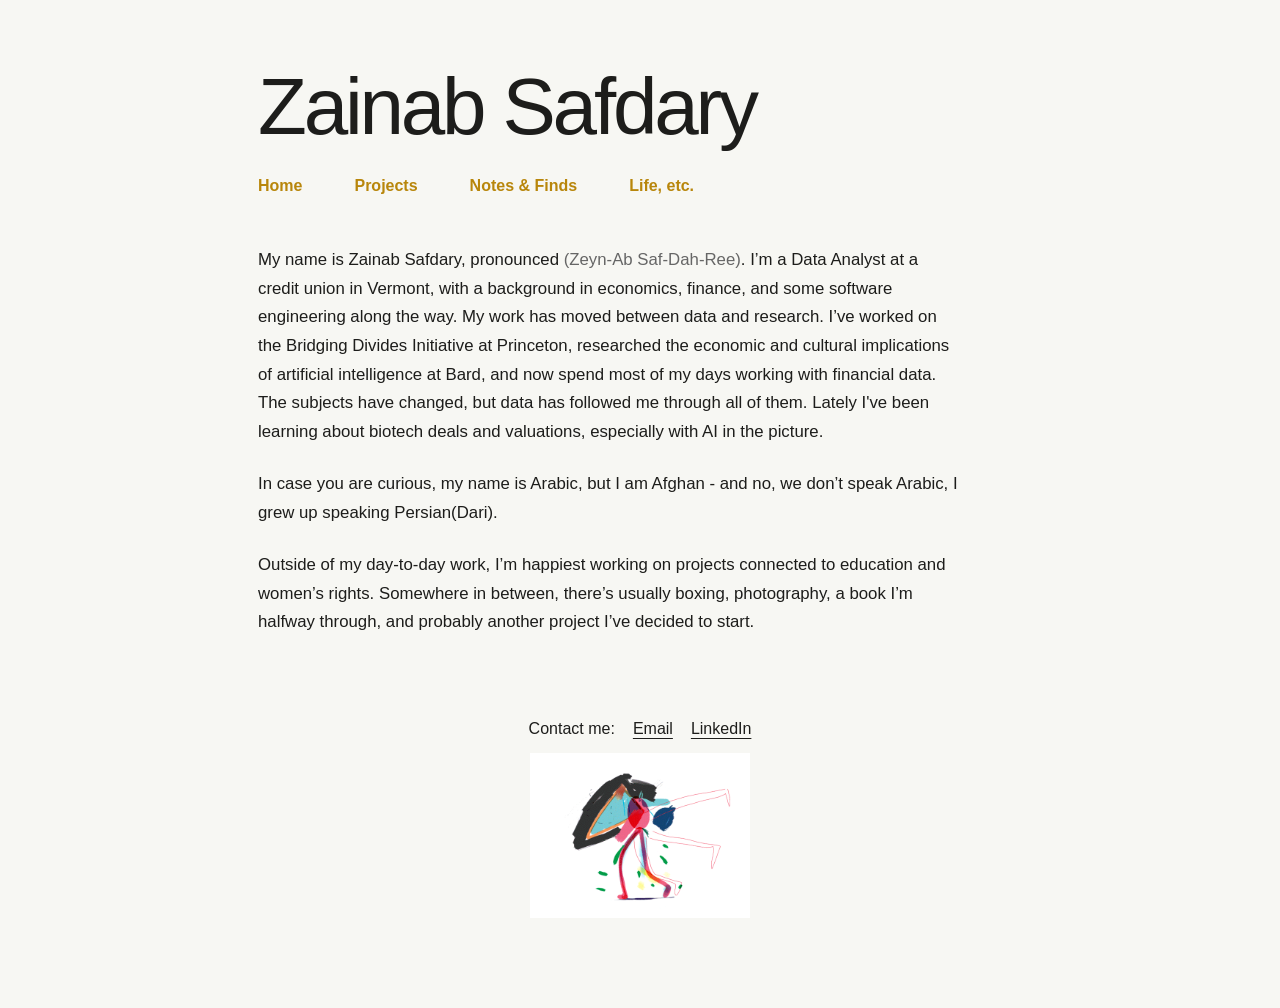
<file: index.html>
<!DOCTYPE html>
<html lang="en">

<head>
    <meta charset="UTF-8">
    <meta name="viewport" content="width=device-width, initial-scale=1.0">

    <title>Zainab Safdary</title>

    <link rel="stylesheet" href="style.css">
</head>

<body>

    <main class="page">

        <header class="site-header">
            <h1>Zainab Safdary</h1>

        <nav>
        <a href="index.html" >Home</a>
        <a href="projects.html">Projects</a>
        <a href="notes.html">Notes & Finds</a>
        <a href="life.html">Life, etc.</a>
        </nav>
        </header>

        <section class="intro">

            <p>
                My name is Zainab Safdary, pronounced
                <span class="pronunciation">(Zeyn-Ab Saf-Dah-Ree)</span>.
                I’m a Data Analyst at a credit union in Vermont, with a 
                background in economics, finance, and some software engineering
                along the way. My work has moved between data and research. 
                I’ve worked on the Bridging Divides Initiative at Princeton, 
                researched the economic and cultural implications of artificial 
                intelligence at Bard, and now spend most of my days working with financial data. 
                The subjects have changed, but data has followed me through all of them.
                Lately I've been learning about biotech deals and valuations, especially with AI in the picture.
            </p>

            <p>
              In case you are curious,
              my name is Arabic, but I am Afghan - and no, we don’t speak Arabic, I grew up speaking 
              Persian(Dari). 
            </p>

            <p>
             Outside of my day-to-day work, I’m happiest working on 
             projects connected to education and women’s rights. 
             Somewhere in between, there’s usually boxing, photography,
             a book I’m halfway through, and probably another project
             I’ve decided to start. 
            </p>
         </section>

    <section class="contact">

    <div class="contact-links">
        <span>Contact me:</span>

        <a href="mailto:safdaryzainab555@gmail.com">Email</a>
        <a href= "https://www.linkedin.com/in/zainab-safdary-405516337?utm_source=share_via&utm_content=profile&utm_medium=member_ios" target= "_blank" rel="noopener noreferrer">
            LinkedIn
            </a>
    </div>

     <img src="Images/Contact.GIF" alt="" class="contact-gif">
     
    </section>

    </main>

</body>

</html>
</file>
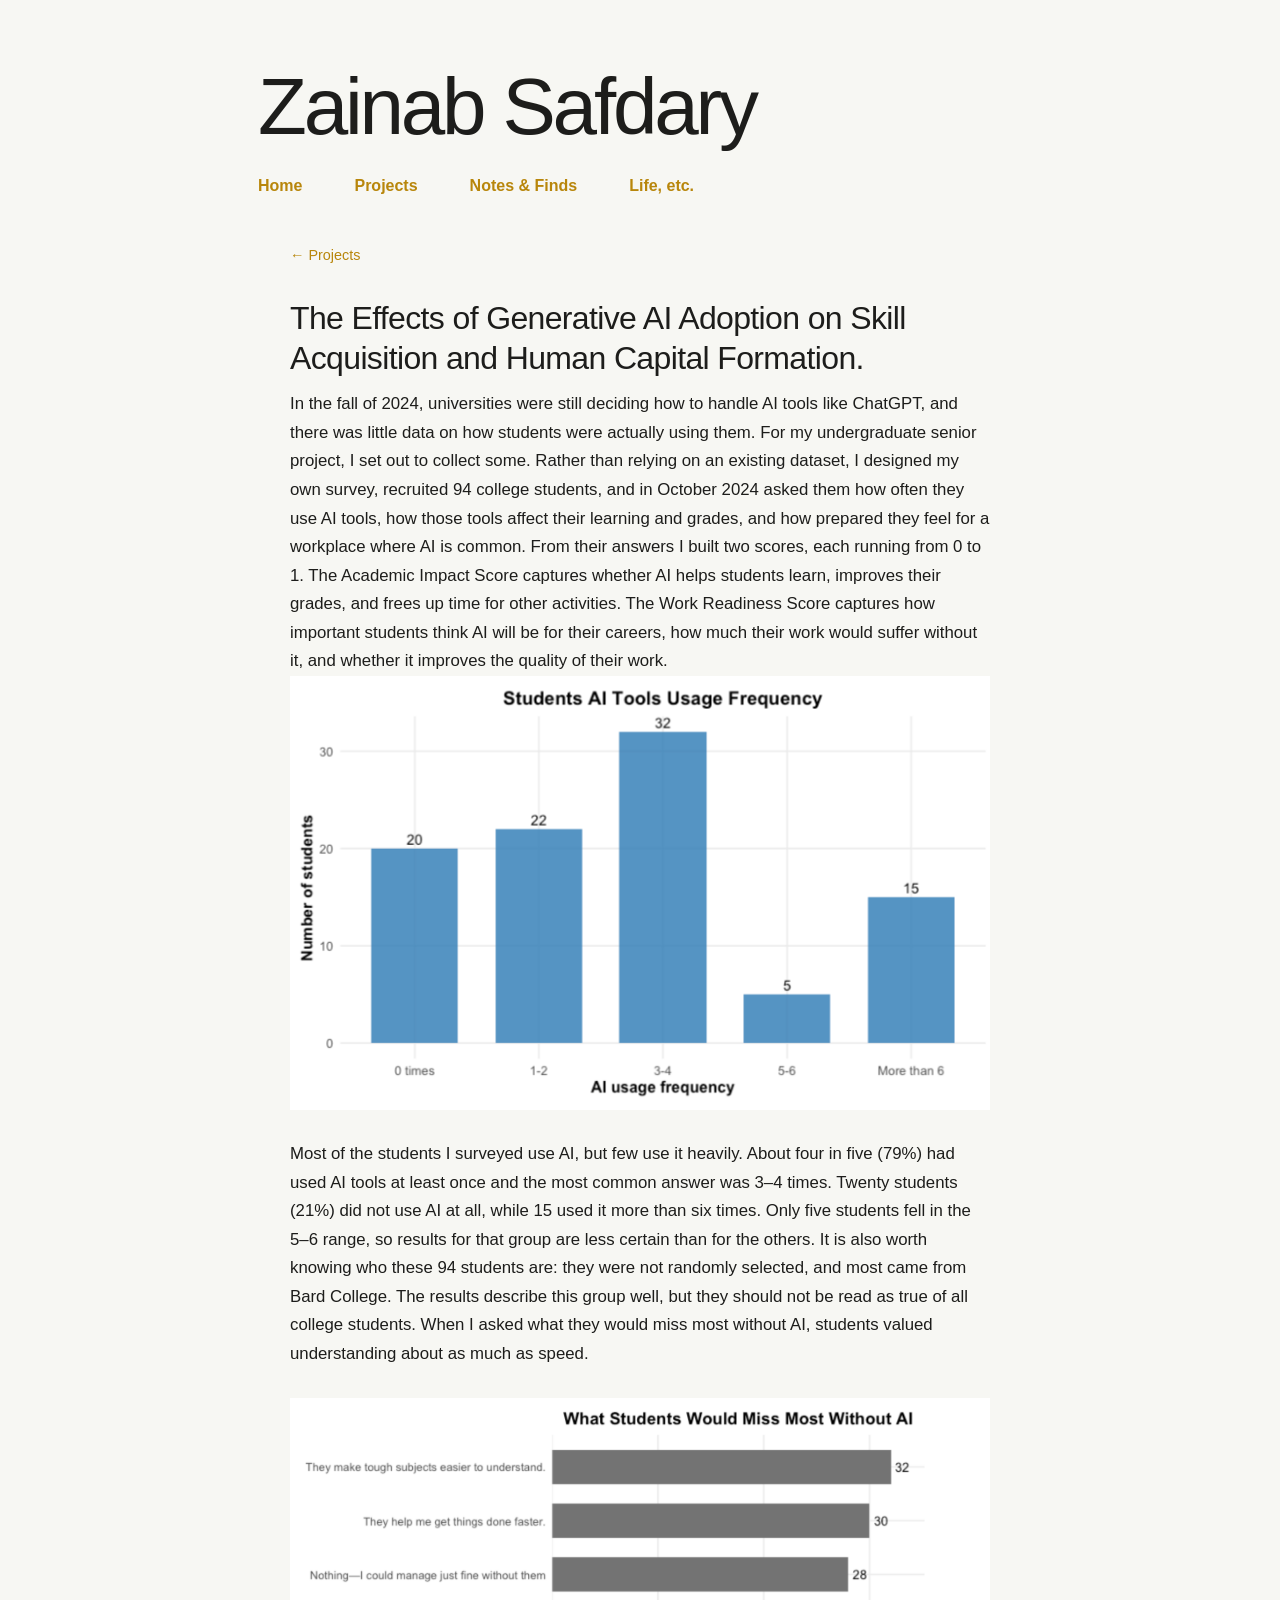
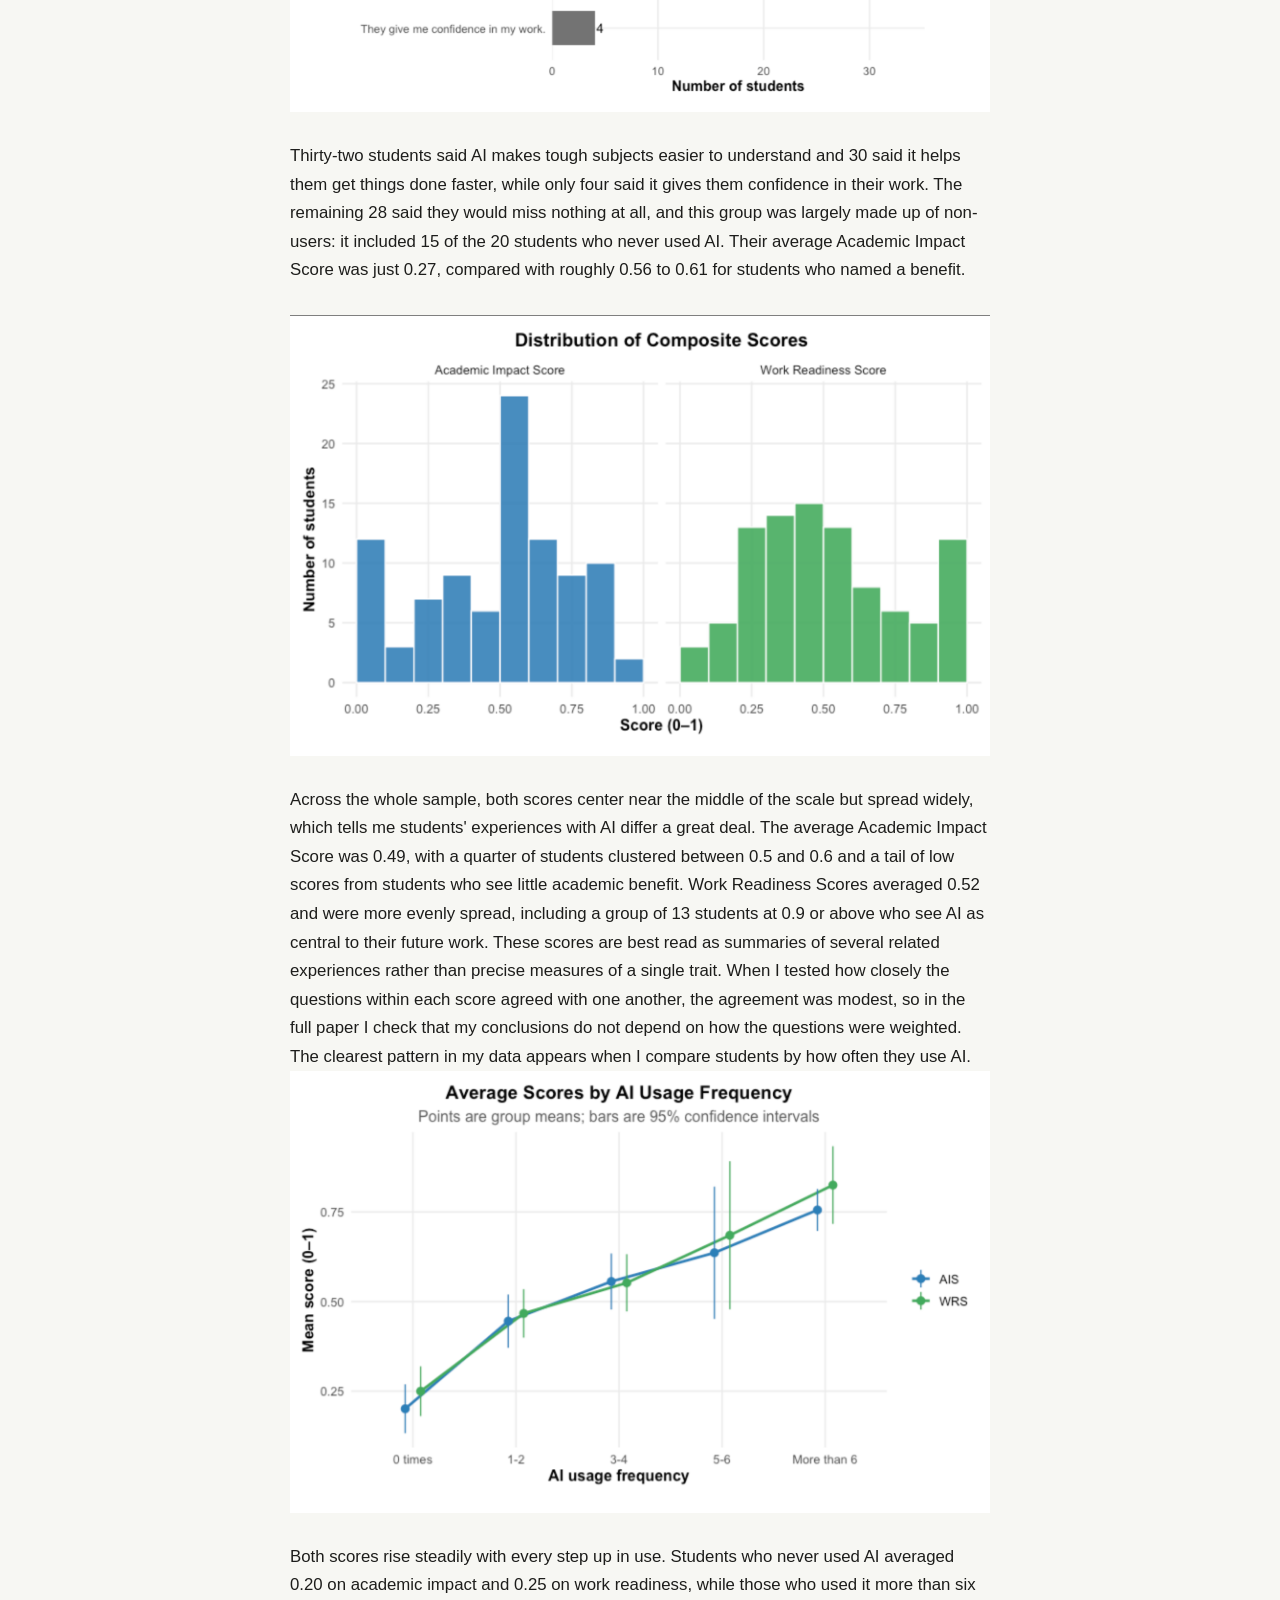
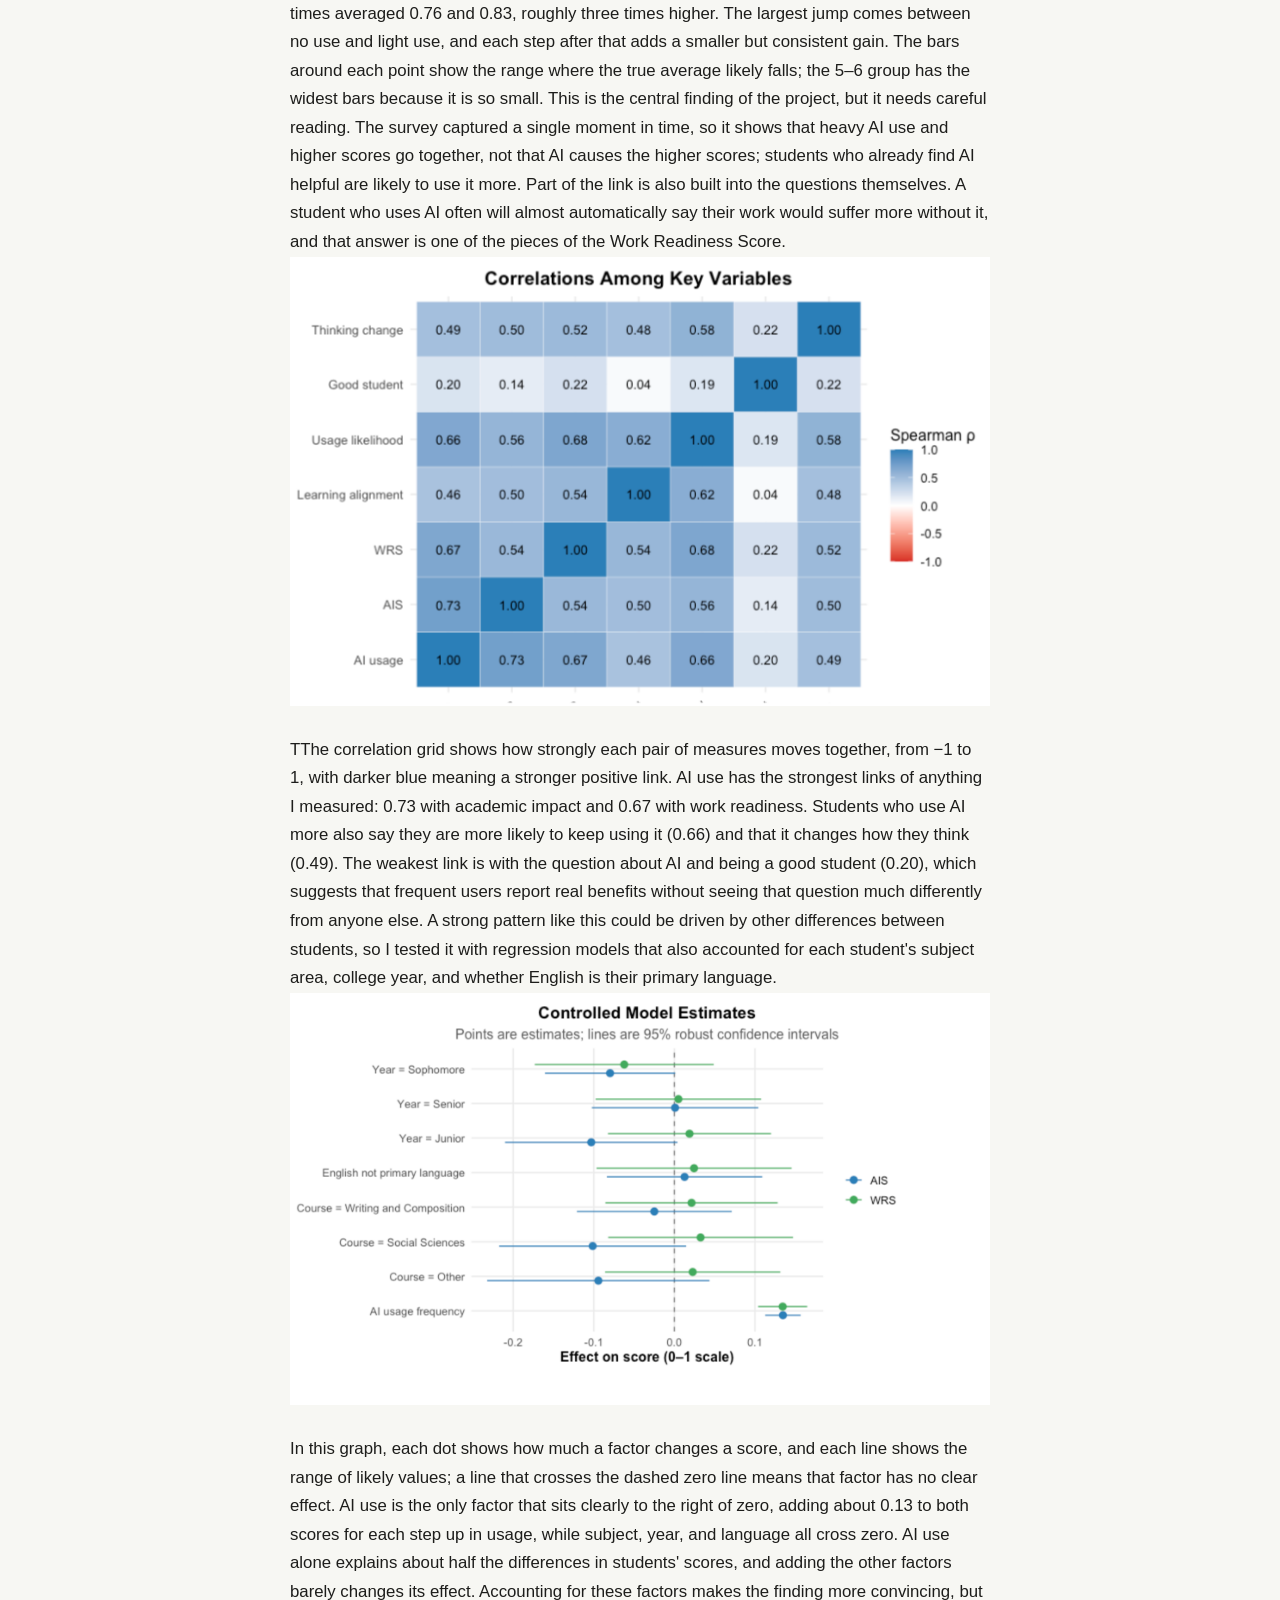
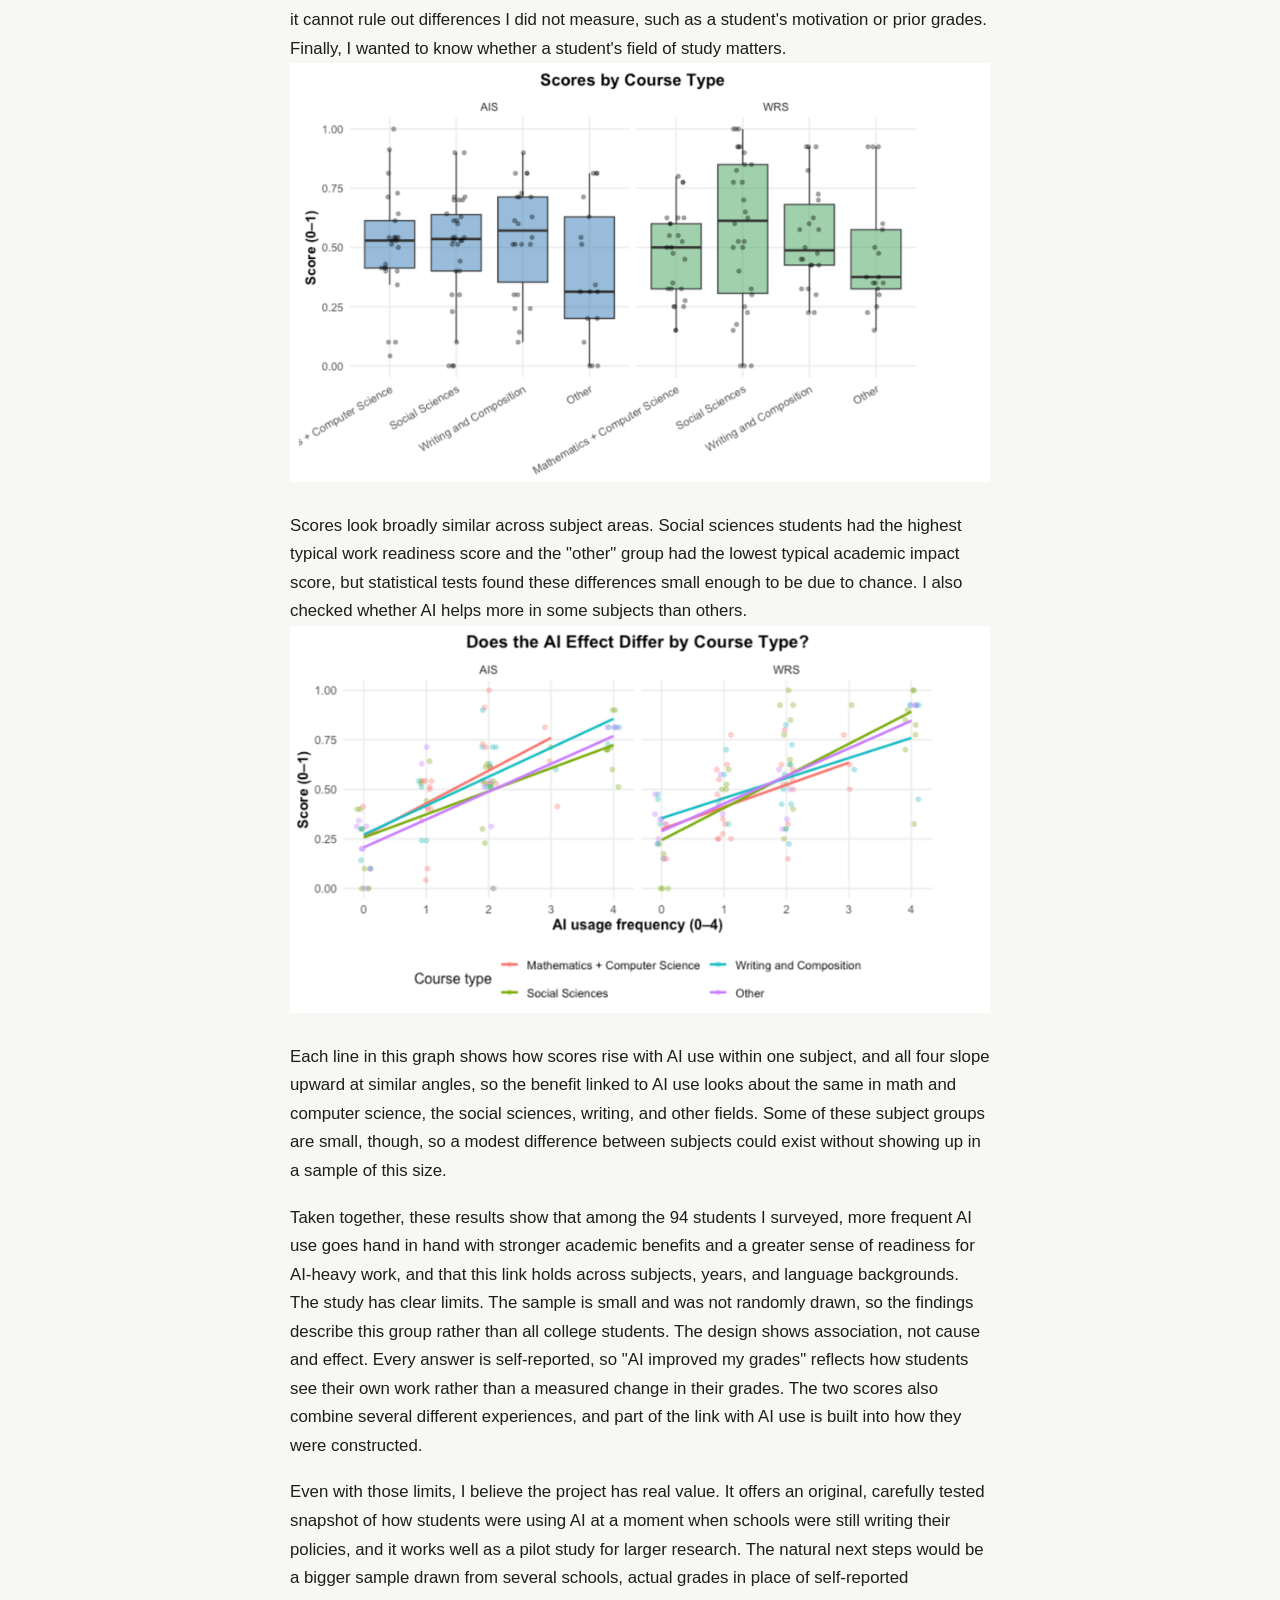
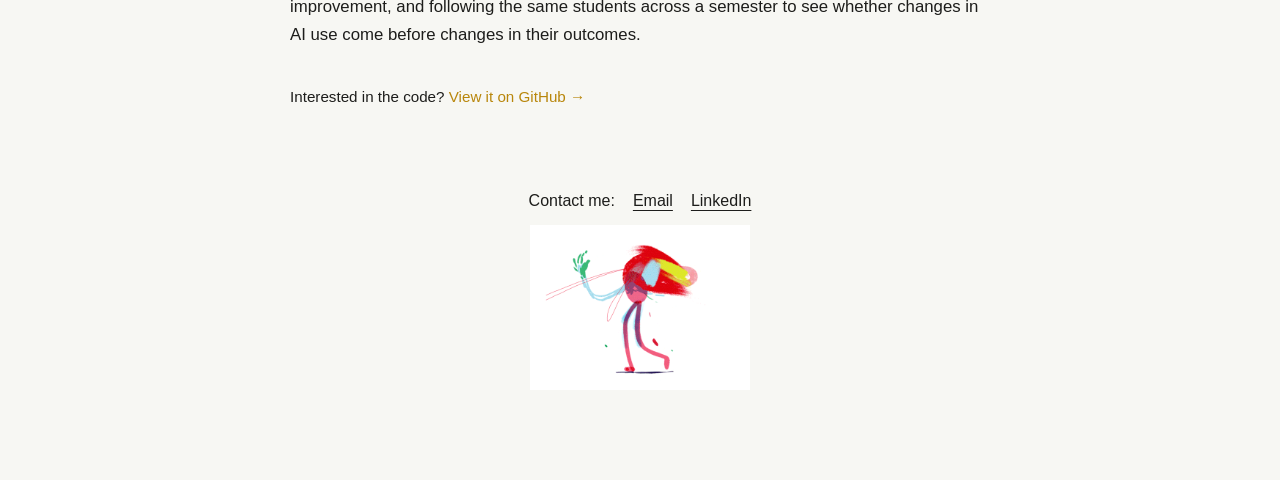
<file: AI.html>
<!DOCTYPE html>
<html lang="en">

<head>
    <meta charset="UTF-8">
    <meta name="viewport" content="width=device-width, initial-scale=1.0">

    <title>The Effects of Generative AI Adoption on Skill Acquisition and Human Capital Formation.| Zainab Safdary</title>

    <link rel="stylesheet" href="style.css">
</head>

<body>

    <main class="page">

        <header class="site-header">
            <h1>Zainab Safdary</h1>

            <nav>
                <a href="index.html">Home</a>
                <a href="projects.html">Projects</a>
                <a href="notes.html">Notes & Finds</a>
                <a href="life.html">Life, etc.</a>
            </nav>
        </header>


        <article class="project-page">

            <a href="projects.html" class="back-link">← Projects</a>

            <h2>The Effects of Generative AI Adoption on Skill Acquisition and Human Capital Formation.</h2>

            <div class="project-description">
                <p>
                   In the fall of 2024, universities were still deciding how to handle AI tools like ChatGPT, and there was little data on how students were actually using them. For my undergraduate senior project, I set out to collect some. Rather than relying on an existing dataset, I designed my own survey, recruited 94 college students, and in October 2024 asked them how often they use AI tools, how those tools affect their learning and grades, and how prepared they feel for a workplace where AI is common. From their answers I built two scores, each running from 0 to 1. The Academic Impact Score captures whether AI helps students learn, improves their grades, and frees up time for other activities. The Work Readiness Score captures how important students think AI will be for their careers, how much their work would suffer without it, and whether it improves the quality of their work. </p>

                  <img
                     src="Images/project5.1.png"
                    alt="ai-usage.png"
                    class="project-graph"
                    onclick="openGraph()"
                 >
                
            </div>

        <div class="project-description">
                <p>
                Most of the students I surveyed use AI, but few use it heavily. About four in five (79%) had used AI tools at least once
                 and the most common answer was 3–4 times. Twenty students (21%) did not use AI at all, while 15 used it more than six times. Only five students fell in the 5–6 range, so results for that group are less certain than for the others. It is also worth knowing who these 94 students are: they were not randomly selected, and most came from Bard College.
                 The results describe this group well, but they should not be read as true of all college students. When I asked what they would miss most without AI, students valued understanding about as much as speed.
                </p>
        </div>

        <img
            src="Images/project5.2.png"
            alt="miss-most.png"
            class="project-graph"
            onclick="openGraph()"
            >

        <div class="project-description">
                <p>Thirty-two students said AI makes tough subjects easier to understand and 30 said it helps them get things done faster, while only four said it gives them confidence in their work. The remaining 28 said they would miss nothing at all, and this group was largely made up of non-users: it included 15 of the 20 students who never used AI. Their average Academic Impact Score was just 0.27, compared with roughly 0.56 to 0.61 for students who named a benefit.</p>
    
        </div>

        <img
            src="Images/project5.3.png"
            alt="what pushed poverty up or down"
            class="project-graph"
            onclick="openGraph()"
            >

        <div class="project-description">
                <p>Across the whole sample, both scores center near the middle of the scale but spread widely, which tells me students' experiences with AI differ a great deal. The average Academic Impact Score was 0.49, with a quarter of students clustered between 0.5 and 0.6 and a tail of low scores from students who see little academic benefit. Work Readiness Scores averaged 0.52 and were more evenly spread, including a group of 13 students at 0.9 or above who see AI as central to their future work. These scores are best read as summaries of several related experiences rather than precise measures of a single trait. When I tested how closely the questions within each score agreed with one another, the agreement was modest, so in the full paper I check that my conclusions do not depend on how the questions were weighted. The clearest pattern in my data appears when I compare students by how often they use AI.
                </p>
            
            <img
            src="Images/project5.4.png"
            alt="scores-by-usage.png"
            class="project-graph"
            onclick="openGraph()"
            >
        
    
            <p>Both scores rise steadily with every step up in use. Students who never used AI averaged 0.20 on academic impact and 0.25 on work readiness, while those who used it more than six times averaged 0.76 and 0.83, roughly three times higher. The largest jump comes between no use and light use, and each step after that adds a smaller but consistent gain. The bars around each point show the range where the true average likely falls; the 5–6 group has the widest bars because it is so small. This is the central finding of the project, but it needs careful reading. The survey captured a single moment in time, so it shows that heavy AI use and higher scores go together, not that AI causes the higher scores; students who already find AI helpful are likely to use it more. Part of the link is also built into the questions themselves. A student who uses AI often will almost automatically say their work would suffer more without it, and that answer is one of the pieces of the Work Readiness Score.
            </p>

            <img
            src="Images/project5.5.png"
            alt="correlations.png"
            class="project-graph"
            onclick="openGraph()"
            >
    
    
                <p>TThe correlation grid shows how strongly each pair of measures moves together, from −1 to 1, with darker blue meaning a stronger positive link. AI use has the strongest links of anything I measured: 0.73 with academic impact and 0.67 with work readiness. Students who use AI more also say they are more likely to keep using it (0.66) and that it changes how they think (0.49). The weakest link is with the question about AI and being a good student (0.20), which suggests that frequent users report real benefits without seeing that question much differently from anyone else. A strong pattern like this could be driven by other differences between students, so I tested it with regression models that also accounted for each student's subject area, college year, and whether English is their primary language.
                </p>
                
            <img
            src="Images/project5.6.png"
            alt="model-estimates.png"
            class="project-graph"
            onclick="openGraph()"
            >


            <p> In this graph, each dot shows how much a factor changes a score, and each line shows the range of likely values; a line that crosses the dashed zero line means that factor has no clear effect. AI use is the only factor that sits clearly to the right of zero, adding about 0.13 to both scores for each step up in usage, while subject, year, and language all cross zero. AI use alone explains about half the differences in students' scores, and adding the other factors barely changes its effect. Accounting for these factors makes the finding more convincing, but it cannot rule out differences I did not measure, such as a student's motivation or prior grades. Finally, I wanted to know whether a student's field of study matters.</p>
        
            
            <img
            src="Images/project5.7.png"
            alt="course-type.png"
            class="project-graph"
            onclick="openGraph()"
            >


            <p>
               Scores look broadly similar across subject areas. Social sciences students had the highest typical work readiness score and the "other" group had the lowest typical academic impact score, but statistical tests found these differences small enough to be due to chance. I also checked whether AI helps more in some subjects than others. 
            </p>

            <img
            src="Images/project8.8.png"
            alt="course-slopes.png"
            class="project-graph"
            onclick="openGraph()"
            >

            <p>Each line in this graph shows how scores rise with AI use within one subject, and all four slope upward at similar angles, so the benefit linked to AI use looks about the same in math and computer science, the social sciences, writing, and other fields. Some of these subject groups are small, though, so a modest difference between subjects could exist without showing up in a sample of this size.</p>
            <p> Taken together, these results show that among the 94 students I surveyed, more frequent AI use goes hand in hand with stronger academic benefits and a greater sense of readiness for AI-heavy work, and that this link holds across subjects, years, and language backgrounds. The study has clear limits. The sample is small and was not randomly drawn, so the findings describe this group rather than all college students. The design shows association, not cause and effect. Every answer is self-reported, so "AI improved my grades" reflects how students see their own work rather than a measured change in their grades. The two scores also combine several different experiences, and part of the link with AI use is built into how they were constructed.</p>
            <p>Even with those limits, I believe the project has real value. It offers an original, carefully tested snapshot of how students were using AI at a moment when schools were still writing their policies, and it works well as a pilot study for larger research. The natural next steps would be a bigger sample drawn from several schools, actual grades in place of self-reported improvement, and following the same students across a semester to see whether changes in AI use come before changes in their outcomes.</p>
        </div>


            <p class="project-code">
            Interested in the code?
            <a href="https://github.com/zainabsafdary/AI_in_College"
            target="_blank"
            rel="noopener noreferrer">
            View it on GitHub →
            </a>
            </p>

        </article>


        <section class="contact">

            <div class="contact-links">
                <span>Contact me:</span>

                <a href="mailto:safdaryzainab555@gmail.com">Email</a>

                <a href="https://www.linkedin.com/in/zainab-safdary-405516337?utm_source=share_via&utm_content=profile&utm_medium=member_ios"
                   target="_blank"
                   rel="noopener noreferrer">
                    LinkedIn
                </a>
            </div>

            <img src="Images/Contact.GIF" alt="" class="contact-gif">

        </section>

    </main>

    <script>
    function openGraph() {
        document.getElementById("graph-lightbox").style.display = "flex";
    }

    function closeGraph() {
        document.getElementById("graph-lightbox").style.display = "none";
    }
</script>


</body>

</html>
</file>
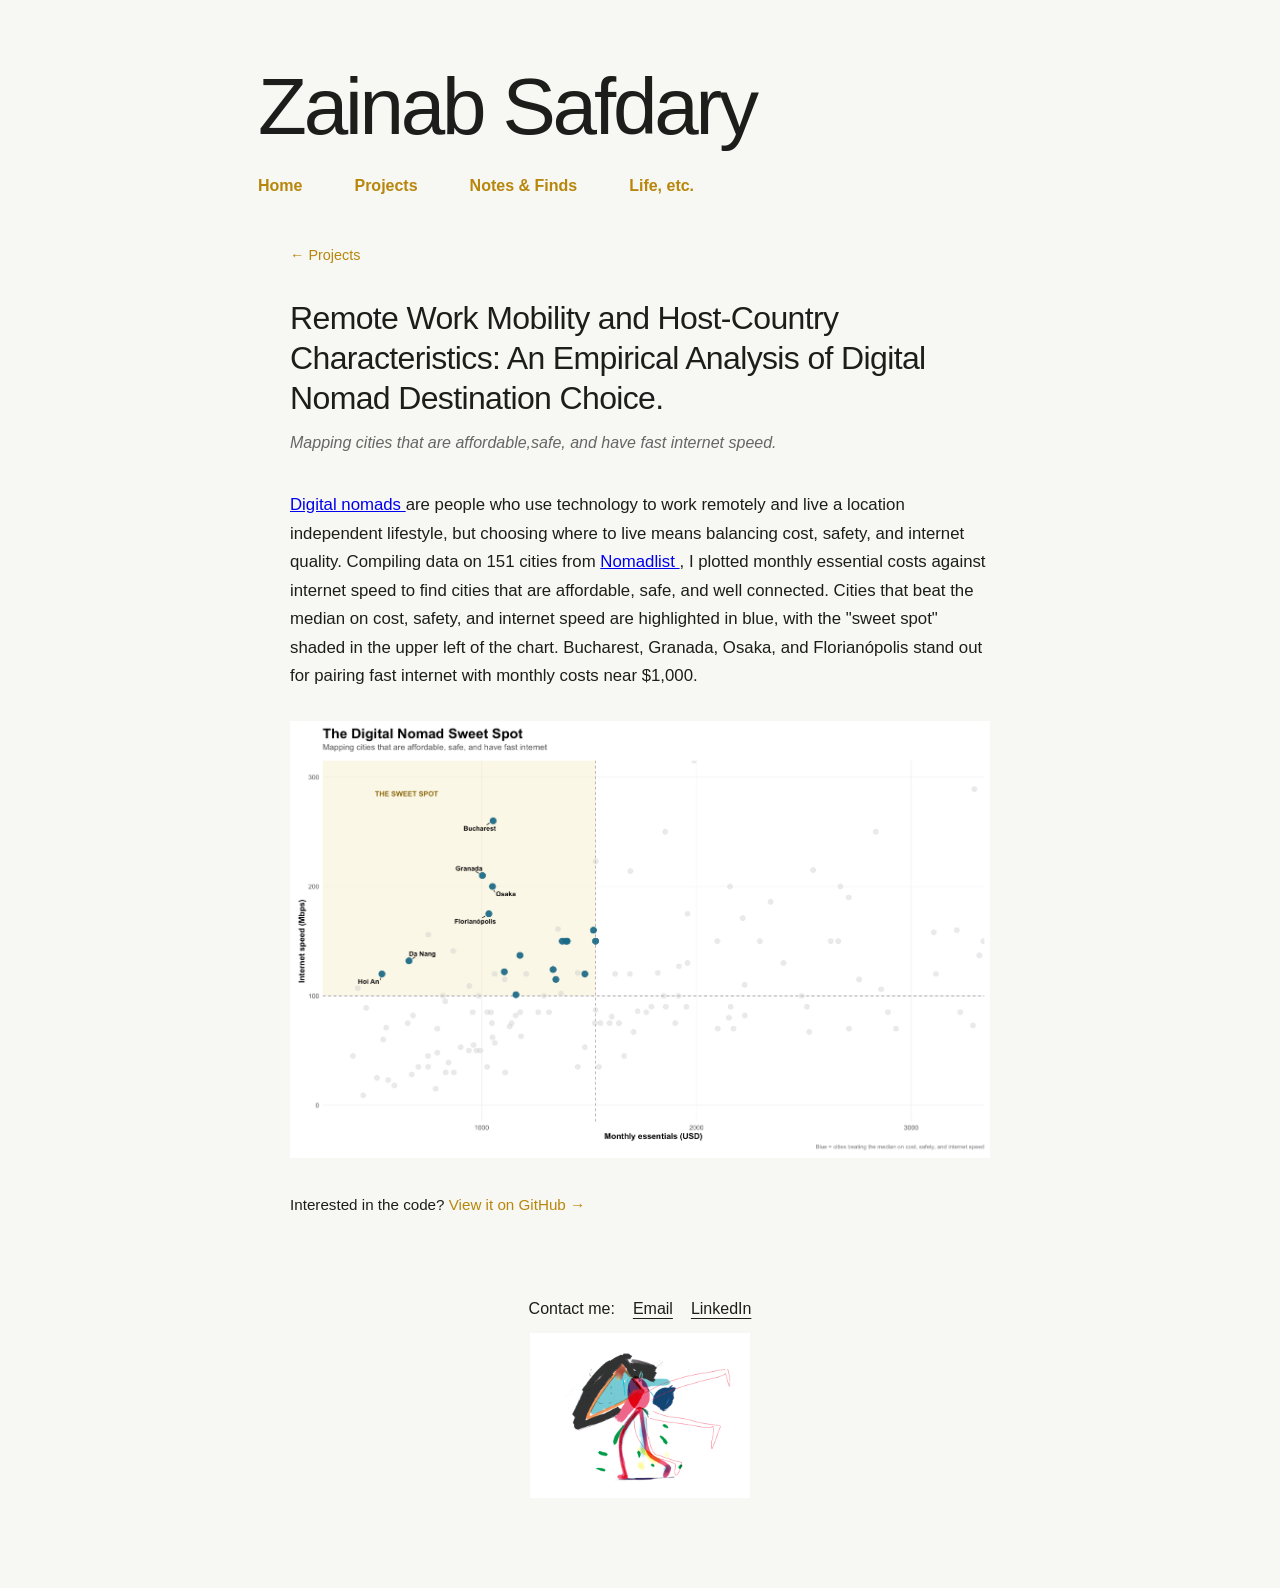
<file: digital-nomad.html>
<!DOCTYPE html>
<html lang="en">

<head>
    <meta charset="UTF-8">
    <meta name="viewport" content="width=device-width, initial-scale=1.0">

    <title>Remote Work Mobility and Host-Country Characteristics: An Empirical Analysis of Digital Nomad Destination Choice.| Zainab Safdary</title>

    <link rel="stylesheet" href="style.css">
</head>

<body>

    <main class="page">

        <header class="site-header">
            <h1>Zainab Safdary</h1>

            <nav>
                <a href="index.html">Home</a>
                <a href="projects.html">Projects</a>
                <a href="notes.html">Notes & Finds</a>
                <a href="life.html">Life, etc.</a>
            </nav>
        </header>


        <article class="project-page">

            <a href="projects.html" class="back-link">← Projects</a>

            <h2>Remote Work Mobility and Host-Country Characteristics: An Empirical Analysis of Digital Nomad Destination Choice.</h2>

            <p class="project-subtitle">
             Mapping cities that are affordable,safe, and have fast internet speed. 
            </p>

            <div class="project-description">
                <p>
                
                  <a href="https://en.wikipedia.org/wiki/Digital_nomad" target="_blank" rel="noopener noreferrer">
                   Digital nomads
                  </a> are people who use technology to work remotely 
                 and live a location independent lifestyle, 
                 but choosing where to live means balancing 
                 cost, safety, and internet quality. 
                 Compiling data on 151 cities from <a href="https://nomads.com/" target="_blank" rel="noopener noreferrer">
                  Nomadlist
                  </a>,
                  I plotted monthly essential costs against 
                  internet speed to find cities that are 
                  affordable, safe, and well connected. 
                  Cities that beat the median on cost, 
                  safety, and internet speed are 
                  highlighted in blue, with the 
                  "sweet spot" shaded in the upper 
                  left of the chart. Bucharest, Granada,
                   Osaka, and Florianópolis stand out for 
                   pairing fast internet with monthly costs 
                   near $1,000. 
                </p>
        </div>

           <img
            src="Images/Project 1.png"
            alt="The Digital Nomad Sweet Spot"
            class="project-graph"
            onclick="openGraph()"
            >
            <p class="project-code">
            Interested in the code?
            <a href="https://github.com/zainabsafdary/digital-nomad-sweet-spot"
            target="_blank"
            rel="noopener noreferrer">
            View it on GitHub →
            </a>
            </p>

        </article>


        <section class="contact">

            <div class="contact-links">
                <span>Contact me:</span>

                <a href="mailto:safdaryzainab555@gmail.com">Email</a>

                <a href="https://www.linkedin.com/in/zainab-safdary-405516337?utm_source=share_via&utm_content=profile&utm_medium=member_ios"
                   target="_blank"
                   rel="noopener noreferrer">
                    LinkedIn
                </a>
            </div>

            <img src="Images/Contact.GIF" alt="" class="contact-gif">

        </section>

    </main>

    <script>
    function openGraph() {
        document.getElementById("graph-lightbox").style.display = "flex";
    }

    function closeGraph() {
        document.getElementById("graph-lightbox").style.display = "none";
    }
</script>


</body>

</html>
</file>
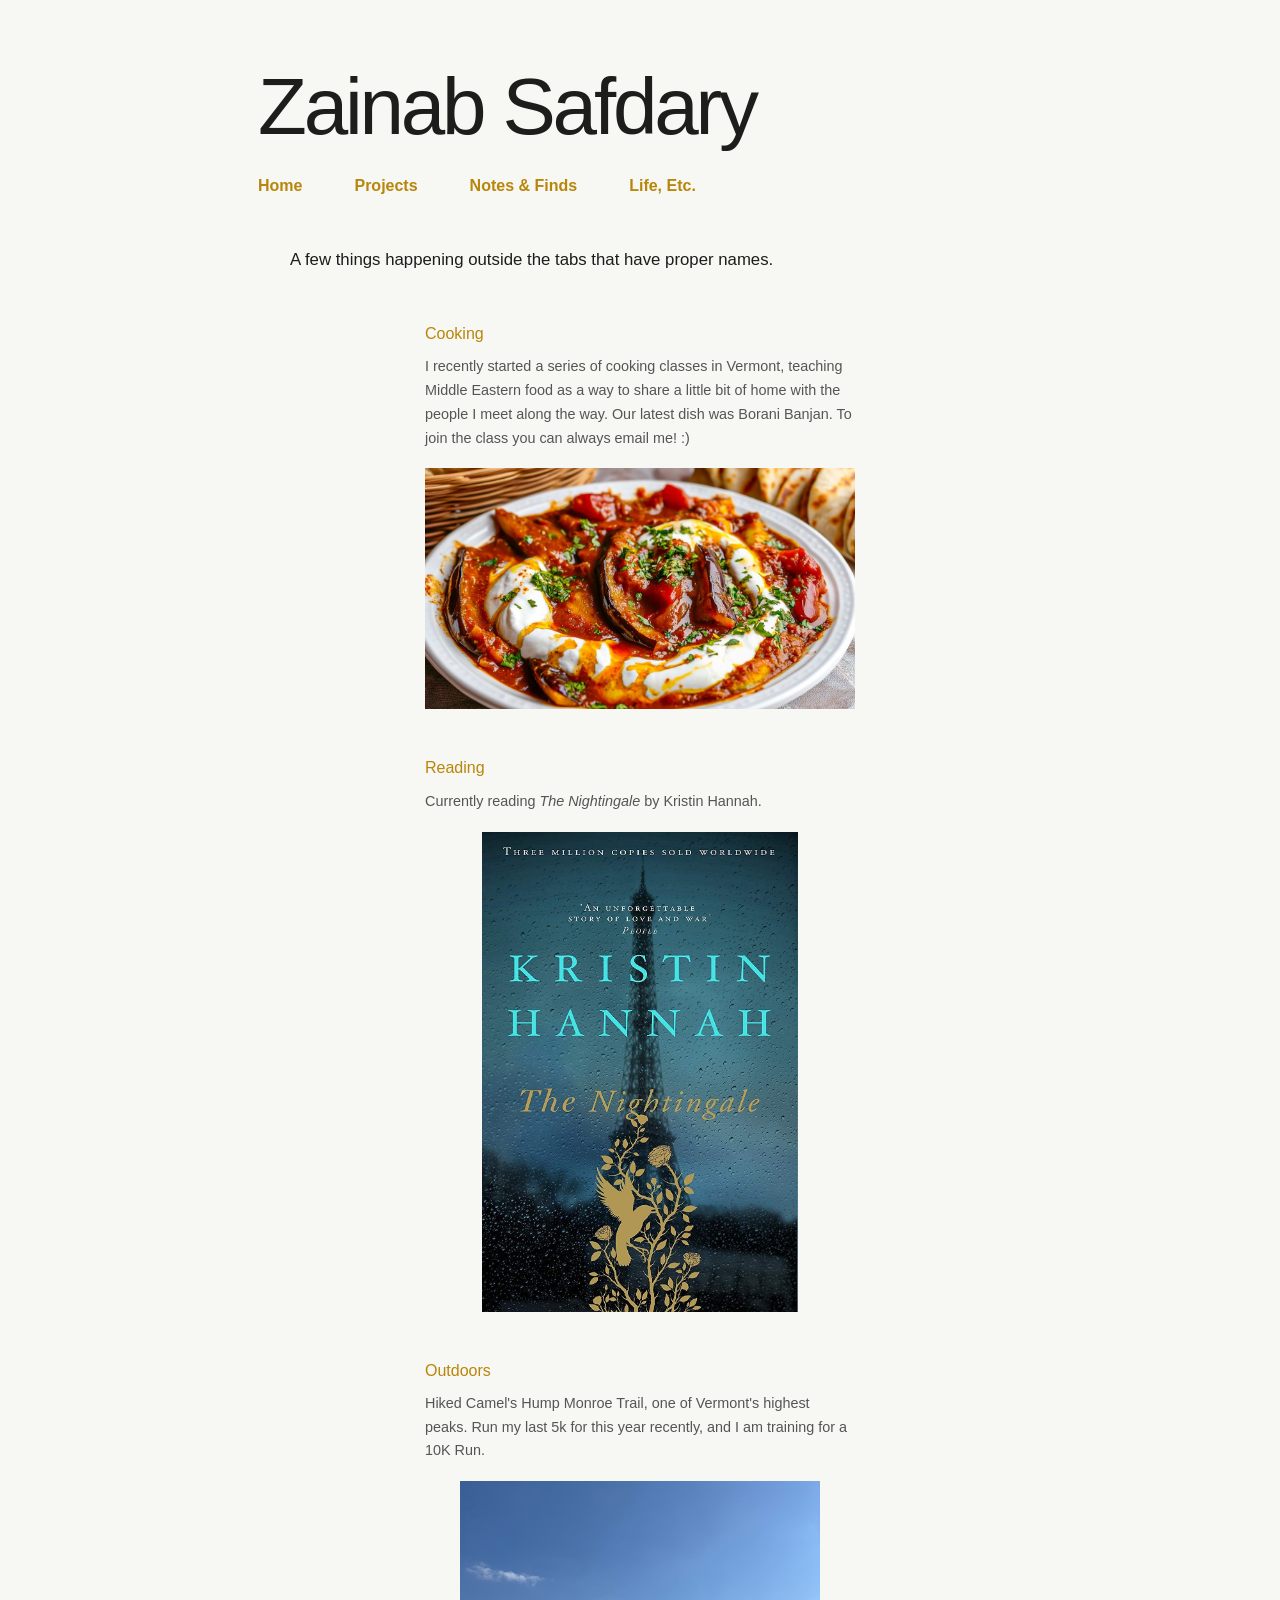
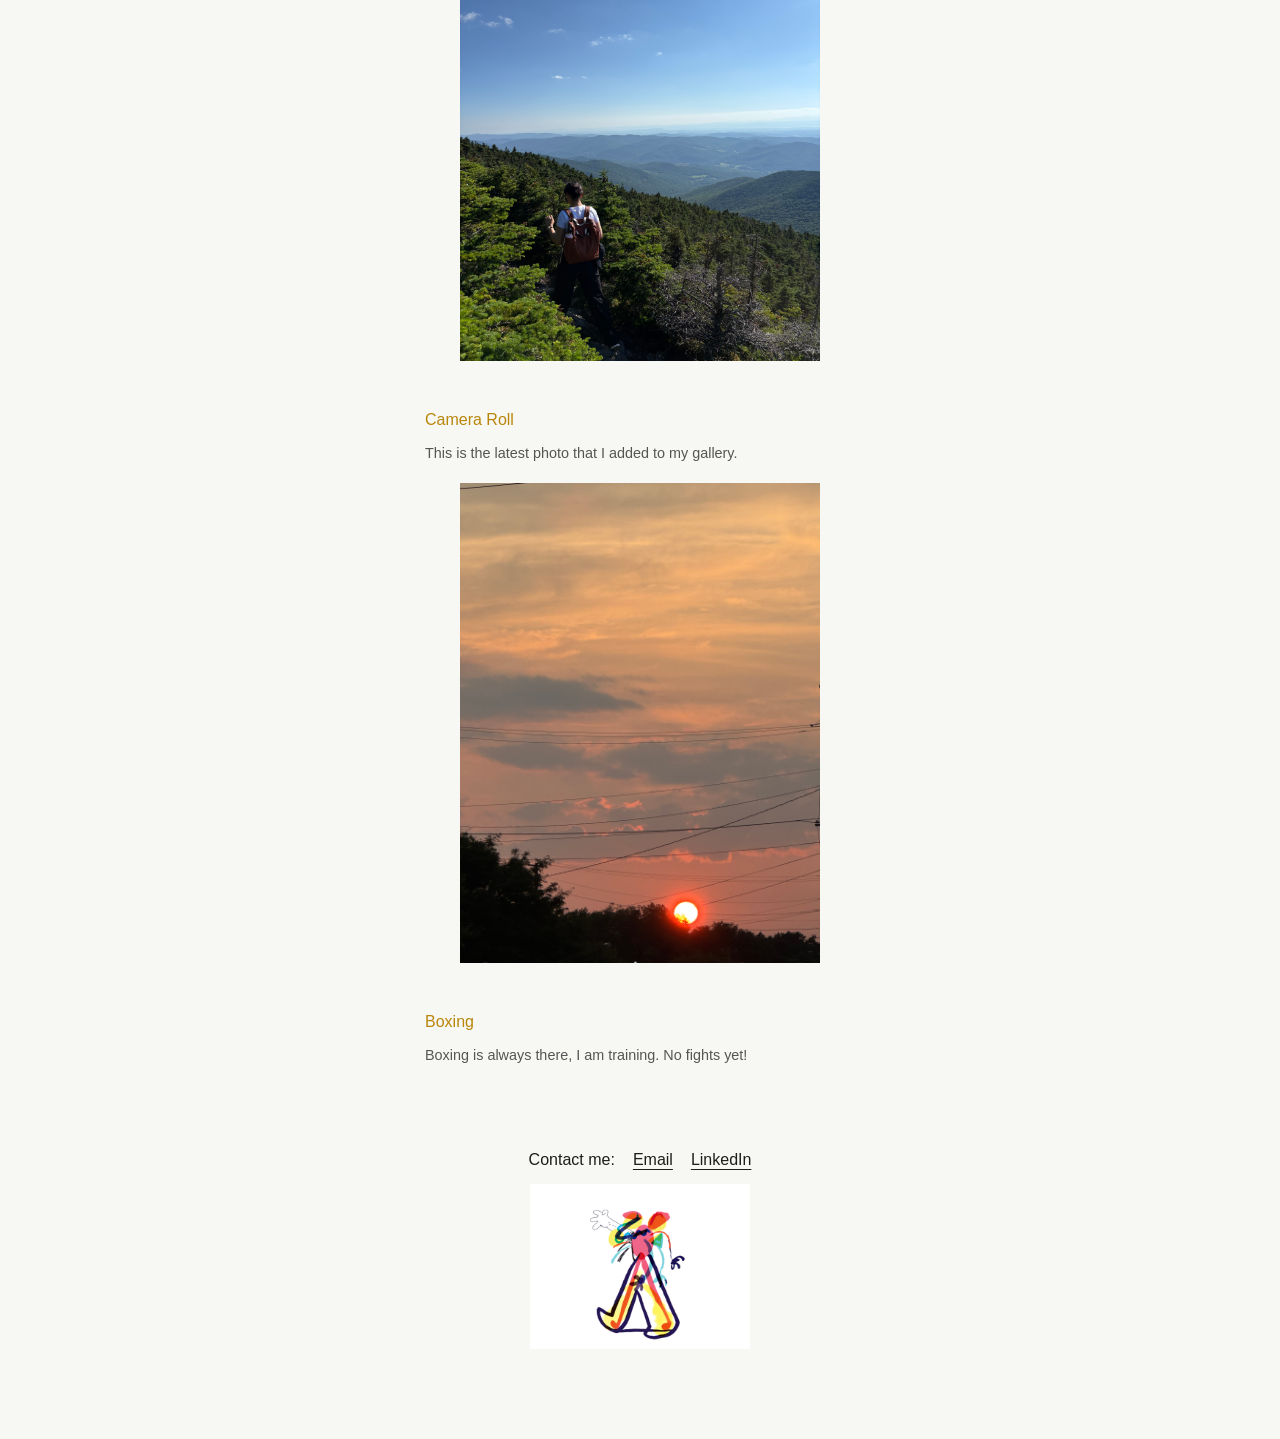
<file: life.html>
<!DOCTYPE html>
<html lang="en">

<head>
    <meta charset="UTF-8">
    <meta name="viewport" content="width=device-width, initial-scale=1.0">
    <title>Life, Etc. — Zainab Safdary</title>
    <link rel="stylesheet" href="style.css">
</head>

<body>

    <main class="page">

        <!-- HEADER -->
        <header class="site-header">

            <h1>Zainab Safdary</h1>

            <nav>
                <a href="index.html">Home</a>
                <a href="projects.html">Projects</a>
                <a href="notes.html">Notes & Finds</a>
                <a href="life.html">Life, Etc.</a>
    
            </nav>

        </header>


        <!-- PAGE INTRO -->
        <section class="life-intro">

            <p>
                A few things happening outside the tabs that have proper names.
            </p>

        </section>


        <!-- LIFE ENTRIES -->
        <section class="life-feed">


            <!-- COOKING -->
            <article class="life-entry">

                <div class="life-text">

                    <h3 class="life-meta">
                        Cooking
                    </H3>

                    <p>
                        I recently started a series of cooking classes in Vermont,
                        teaching Middle Eastern food as a way to share a little bit
                        of home with the people I meet along the way. Our latest dish was Borani Banjan. 
                        To join the class you can always email me! :)
                    </p>

                     <img
                    src="Images/cooking-class.JPG"
                    alt="Cooking class"
                    class="life-photo"
                >


                </div>

            </article>


            <!-- READING -->
            <article class="life-entry">

                <div class="life-text">

                    <H3 class="life-meta">
                        Reading
                    </H3>

                    <p>
                        Currently reading <em>The Nightingale</em> by Kristin Hannah.
                    </p>

                     <img
                    src="Images/nightingale.JPG"
                    alt="The Nightingale by Kristin Hannah"
                    class="life-photo"
                >
                </div>

            </article>


            <!-- HIKING -->
            <article class="life-entry">

                <div class="life-text">

                    <h3 class="life-meta">
                        Outdoors 
                    </H3>
                    <p>
                        Hiked Camel's Hump Monroe Trail, one of Vermont's highest peaks.
                        Run my last 5k for this year recently, and I am training for a 10K Run. 
                    </p>

                     <img
                    src="Images/Hike.jpg"
                    alt="The Nightingale by Kristin Hannah"
                    class="life-photo"
                >

                </div>

            </article>


            <!-- Camera Roll -->
            <article class="life-entry">

                <div class="life-text">

                    <H3 class="life-meta">
                        Camera Roll
                    </H3>

                    <p>
                       This is the latest photo that I added to my gallery.
                    </p>

                     <img
                    src="Images/photo4.jpg"
                    alt="SunSet"
                    class="life-photo"
                >

                </div>

            </article>

            <!-- Boxing -->
            <article class="life-entry">

                <div class="life-text">

                    <H3 class="life-meta">
                        Boxing
                    </H3>

                    <p>
                       Boxing is always there, I am training. No fights yet! 
                    </p>

                </div>

            </article>


        </section>


        <!-- CONTACT -->
        <section class="contact">

    <div class="contact-links">
        <span>Contact me:</span>

        <a href="mailto:safdaryzainab555@gmail.com">Email</a>
        <a href= "https://www.linkedin.com/in/zainab-safdary-405516337?utm_source=share_via&utm_content=profile&utm_medium=member_ios" target= "_blank" rel="noopener noreferrer">
            LinkedIn
            </a>
    </div>

    <img src="Images/Contact.GIF" alt="" class="contact-gif">
     
    </section>

        </section>

    </main>

</body>

</html>
</file>
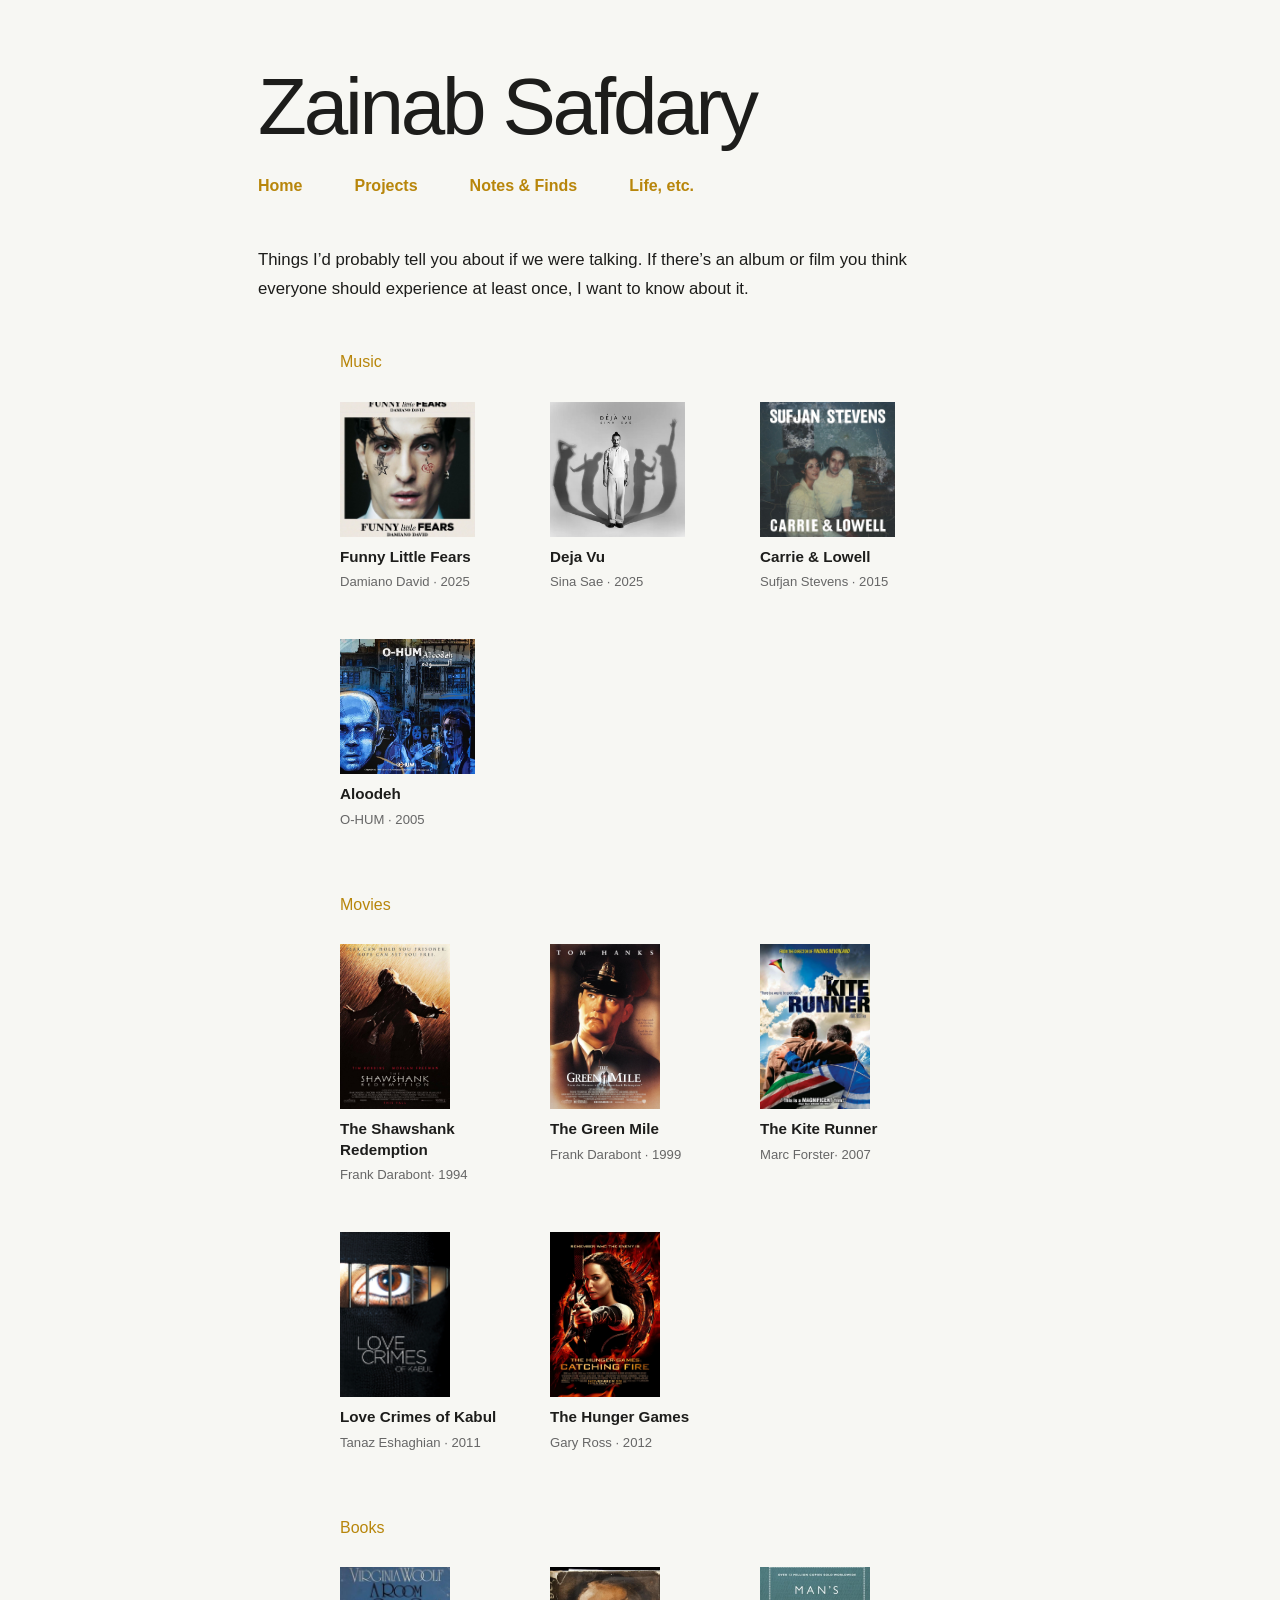
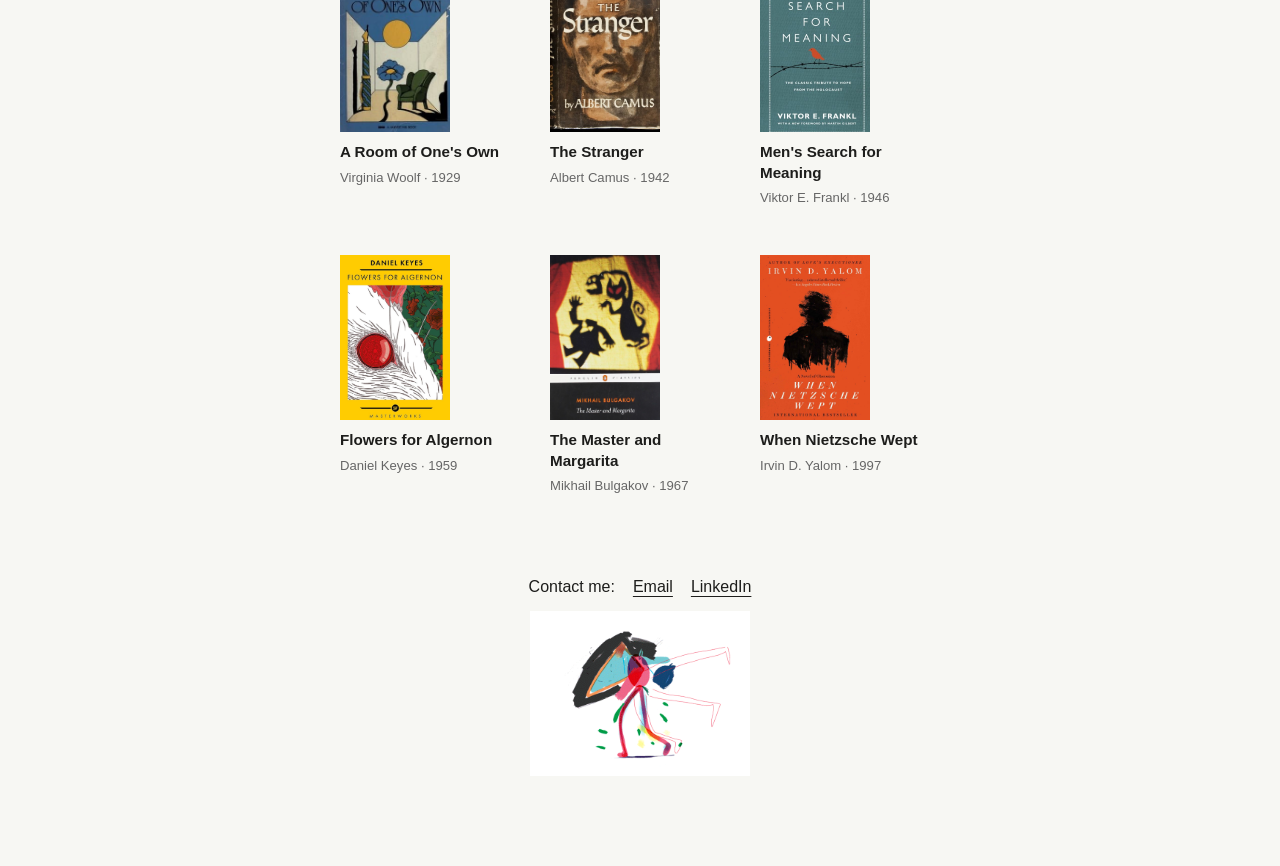
<file: notes.html>
<!DOCTYPE html>
<html lang="en">

<head>
    <meta charset="UTF-8">
    <meta name="viewport" content="width=device-width, initial-scale=1.0">

    <title>Notes & Finds | Zainab Safdary</title>

    <link rel="stylesheet" href="style.css">
</head>

<body>

    <main class="page">

        <header class="site-header">
            <h1>Zainab Safdary</h1>

            <nav>
                <a href="index.html">Home</a>
                <a href="projects.html">Projects</a>
                <a href="notes.html">Notes & Finds</a>
                <a href="life.html">Life, etc.</a>
            </nav>
        </header>

        <p class="finds-intro">
        Things I’d probably tell you about if we were talking. 
         If there’s an album or film you think 
        everyone should experience at least once, I want to know about it.</p>

        <!-- MUSIC -->
        <section class="finds-section">

            <h2>Music</h2>

            <div class="finds-grid">

                <div class="find-card">
                    <img src="Images/FLF.JPG"
                         alt="Funny Little Fears album cover"
                         class="album-cover">

                    <h3>Funny Little Fears</h3>
                    <p>Damiano David · 2025</p>
                </div>


                <div class="find-card">
                    <img src="Images/sina.jpg"
                         alt="Deja Vu"
                         class="album-cover">

                    <h3>Deja Vu</h3>
                    <p>Sina Sae · 2025</p>
                </div>

                <div class="find-card">
                    <img src="Images/Sufijan.JPG"
                         alt="Carrie & Lowell album cover"
                         class="album-cover">

                    <h3>Carrie & Lowell</h3>
                    <p>Sufjan Stevens · 2015</p>
                </div>
                

                <div class="find-card">
                    <img src="Images/Aloodeh.jpg"
                         alt="Studio Volume 7 album cover"
                         class="album-cover">

                    <h3>Aloodeh</h3>
                    <p>O-HUM · 2005</p>
                </div>

            </div>

        </section>


        <!-- FILMS -->

        <section class="finds-section">

            <h2>Movies</h2>

            <div class="finds-grid">

                <div class="find-card">
                    <img src="Images/movie1.JPG"
                         alt="Movie poster"
                         class="poster-cover">

                    <h3>The Shawshank Redemption</h3>
                    <p>Frank Darabont· 1994</p>
                </div>


                <div class="find-card">
                    <img src="Images/movie2.JPG"
                         alt="Movie poster"
                         class="poster-cover">

                    <h3>The Green Mile</h3>
                    <p> Frank Darabont · 1999</p>
                </div>


                <div class="find-card">
                    <img src="Images/movie3.JPG"
                         alt="Movie poster"
                         class="poster-cover">

                    <h3>The Kite Runner</h3>
                    <p>Marc Forster· 2007</p>
                </div>

                <div class="find-card">
                    <img src="Images/movie4.jpg"
                         alt="Movie poster"
                         class="poster-cover">

                    <h3>Love Crimes of Kabul</h3>
                    <p> Tanaz Eshaghian · 2011</p>
                </div>
                 
                <div class="find-card">
                    <img src="Images/movie5.JPG"
                         alt="Movie poster"
                         class="poster-cover">

                    <h3>The Hunger Games</h3>
                    <p> Gary Ross · 2012</p>
                </div>
                

            </div>

        </section>


        <!-- BOOKS -->

        <section class="finds-section">

            <h2>Books</h2>

            <div class="finds-grid">
                
                <div class="find-card">
                <img src="Images/book1.JPG"
                         alt="Book cover"
                         class="book-cover">

                    <h3>A Room of One's Own</h3>
                    <p>Virginia Woolf · 1929</p>
                </div>


                <div class="find-card">
                    <img src="Images/book2.JPG"
                         alt="Book cover"
                         class="book-cover">

                    <h3>The Stranger</h3>
                    <p>Albert Camus · 1942</p>
                </div>


                <div class="find-card">
                    <img src="Images/book3.JPG"
                         alt="Book cover"
                         class="book-cover">

                    <h3>Men's Search for Meaning</h3>
                    <p>Viktor E. Frankl · 1946</p>
                </div>
                
                <div class="find-card">
                <img src="Images/book4.jpg"
                         alt="Book cover"
                         class="book-cover">

                    <h3>Flowers for Algernon</h3>
                    <p>Daniel Keyes · 1959</p>
                </div>

                <div class="find-card">
                    <img src="Images/book5.JPG"
                         alt="Book cover"
                         class="book-cover">

                    <h3>The Master and Margarita</h3>
                    <p>Mikhail Bulgakov · 1967</p>
                </div>

                <div class="find-card">
                    <img src="Images/book6.JPG"
                         alt="Book cover"
                         class="book-cover">

                    <h3>When Nietzsche Wept</h3>
                    <p>Irvin D. Yalom · 1997</p>
                </div>

            </div>
            </section>
        <section class="contact">
    
    <div class="contact-links">
        <span>Contact me:</span>

        <a href="mailto:safdaryzainab555@gmail.com">Email</a>
        <a href= "https://www.linkedin.com/in/zainab-safdary-405516337?utm_source=share_via&utm_content=profile&utm_medium=member_ios" target= "_blank" rel="noopener noreferrer">
            LinkedIn
            </a>
    </div>

    <img src="Images/Contact.GIF" alt="" class="contact-gif">
     
    </section>

        </section>

    </main>

</body>

</html>
</file>
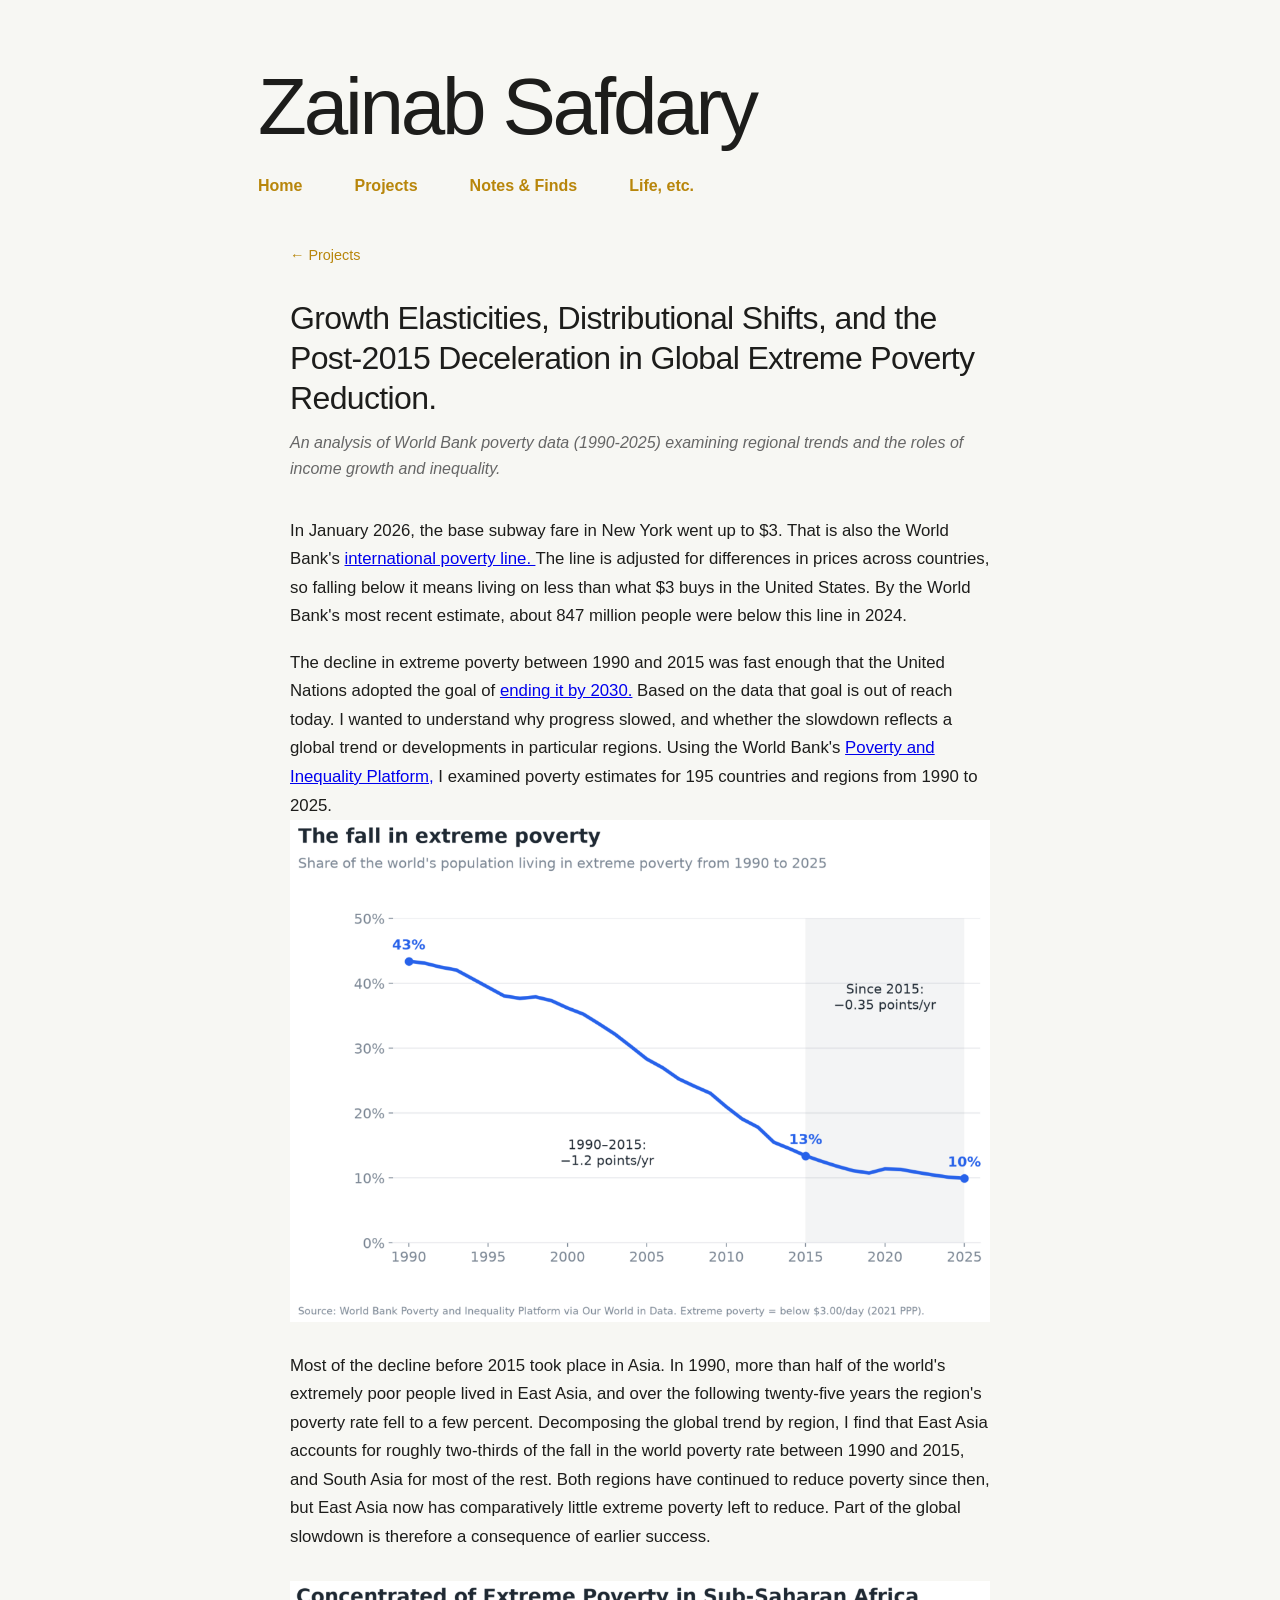
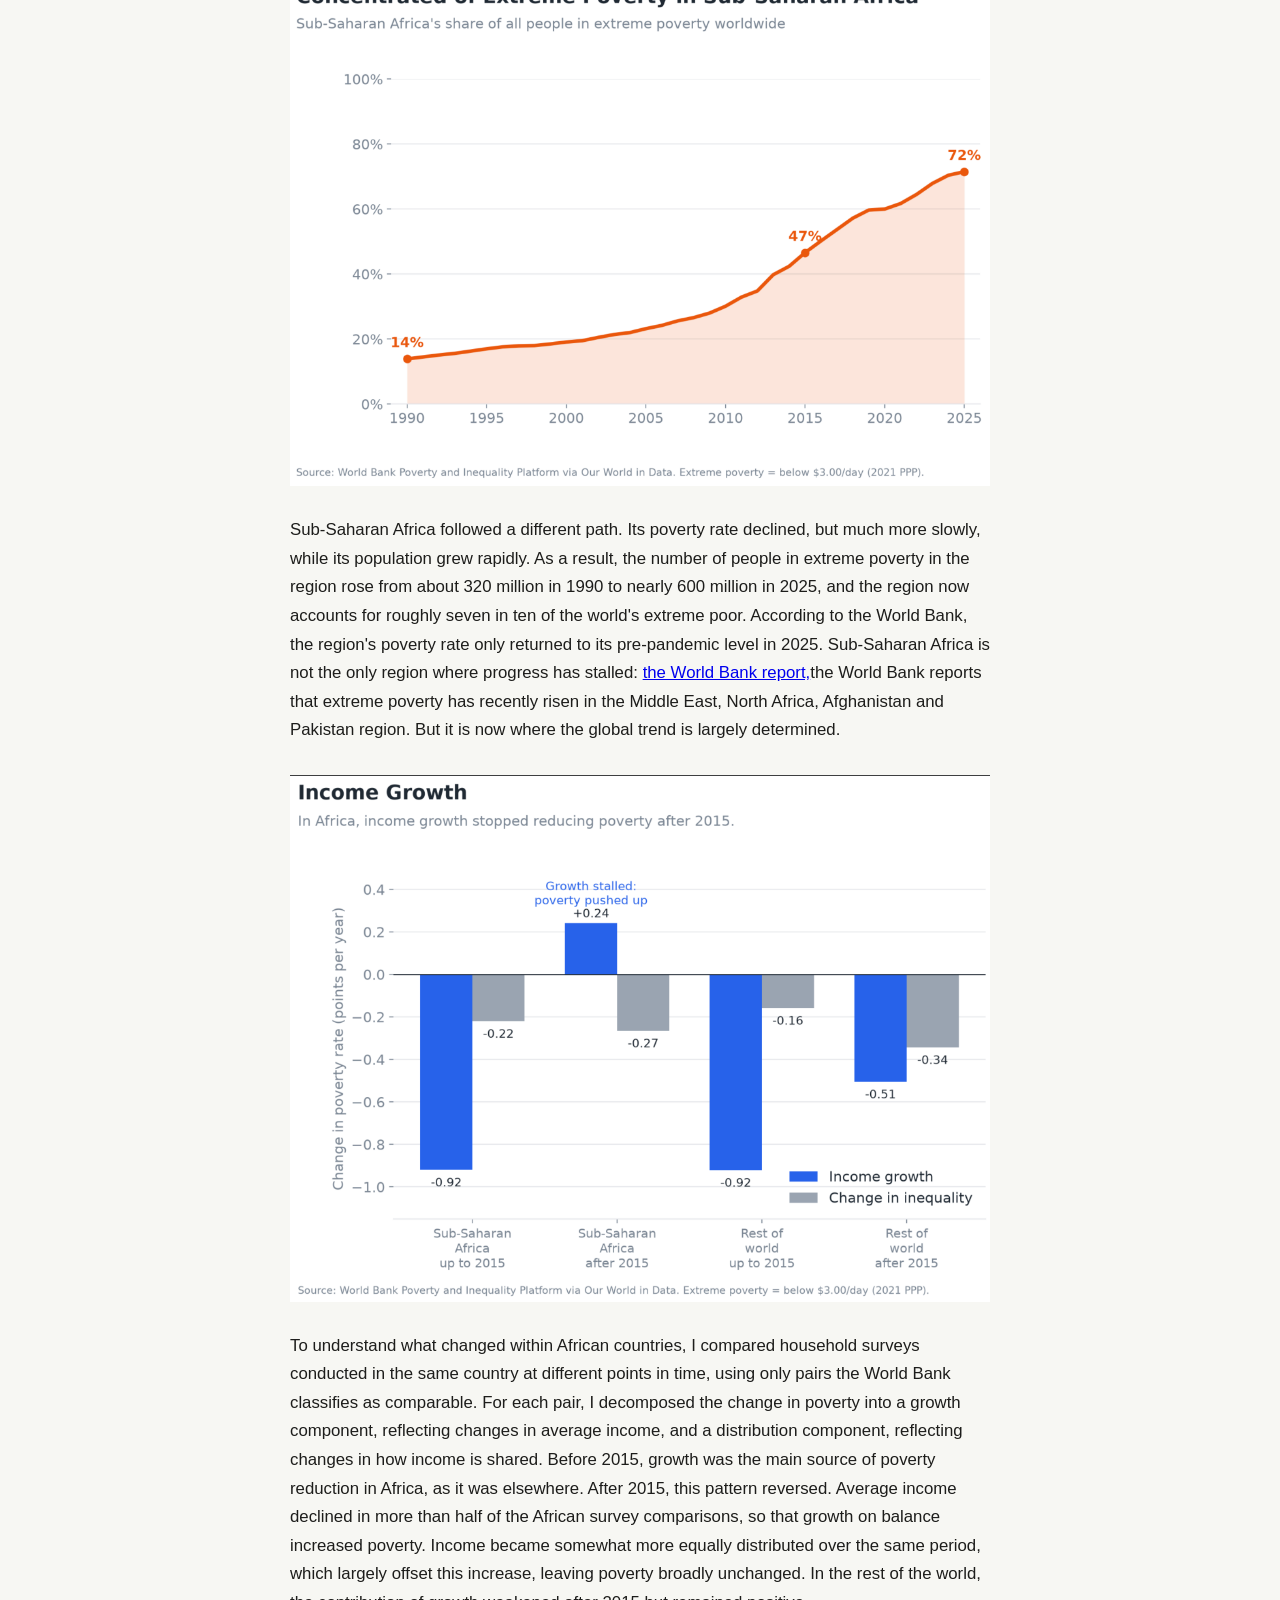
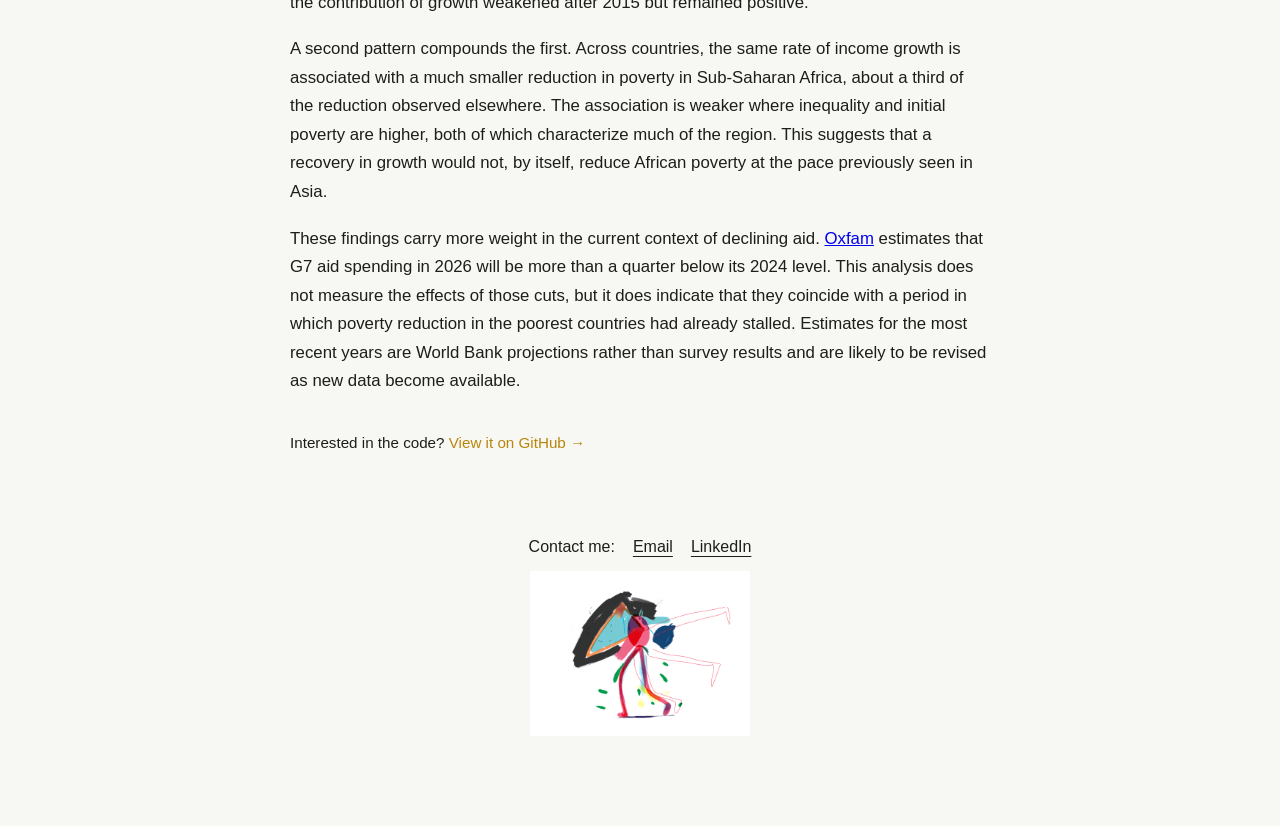
<file: Poverty.html>
<!DOCTYPE html>
<html lang="en">

<head>
    <meta charset="UTF-8">
    <meta name="viewport" content="width=device-width, initial-scale=1.0">

    <title>Growth Elasticities, Distributional Shifts, and the Post-2015 Deceleration in Global Extreme Poverty Reduction.| Zainab Safdary</title>

    <link rel="stylesheet" href="style.css">
</head>

<body>

    <main class="page">

        <header class="site-header">
            <h1>Zainab Safdary</h1>

            <nav>
                <a href="index.html">Home</a>
                <a href="projects.html">Projects</a>
                <a href="notes.html">Notes & Finds</a>
                <a href="life.html">Life, etc.</a>
            </nav>
        </header>


        <article class="project-page">

            <a href="projects.html" class="back-link">← Projects</a>

            <h2>Growth Elasticities, Distributional Shifts, and the Post-2015 Deceleration in Global Extreme Poverty Reduction.</h2>

            <p class="project-subtitle">
             An analysis of World Bank poverty data (1990-2025) examining regional trends and the roles of income growth and inequality.
            </p>

            <div class="project-description">
                <p>
                   In January 2026, the base subway fare in New York went up to $3.
                   That is also the World Bank's
                  <a href="https://www.worldbank.org/en/news/factsheet/2025/06/05/june-2025-update-to-global-poverty-lines" target="_blank" rel="noopener noreferrer">
                   international poverty line.
                  </a> The line is adjusted for differences in prices 
                  across countries, so falling below it means living on 
                  less than what $3 buys in the United States. By the World
                  Bank's most recent estimate, about 847 million people were below 
                  this line in 2024. </p>
                    
                  <p>
                    The decline in extreme poverty between 1990 and 2015 
                    was fast enough that the United Nations adopted the goal of
                    <a href="https://sdgs.un.org/2030agenda" target="_blank" rel="noopener noreferrer">
                  ending it by 2030.</a> Based on the data that goal is out of reach today. 
                  I wanted to understand why progress slowed, and whether the slowdown reflects
                  a global trend or developments in particular regions. Using the World Bank's
                   <a href="https://catalog.ourworldindata.org/wb/world_bank_pip/?utm_source=chatgpt.com" target="_blank" rel="noopener noreferrer">
                  Poverty and Inequality Platform,</a> I examined poverty estimates for 195 countries and regions from 1990 to 2025.
                  </p>

                  <img
                     src="Images/project3.1.png"
                    alt="world extreme poverty rate"
                    class="project-graph"
                    onclick="openGraph()"
                 >
                
            </div>

        <div class="project-description">
                <p>
                 Most of the decline before 2015 took place in Asia. 
                 In 1990, more than half of the world's extremely poor 
                 people lived in East Asia, and over the following twenty-five years 
                 the region's poverty rate fell to a few percent. 
                 Decomposing the global trend by region, 
                 I find that East Asia accounts for roughly 
                 two-thirds of the fall in the world poverty rate 
                 between 1990 and 2015, and South Asia for most of 
                 the rest. Both regions have continued to reduce poverty 
                 since then, but East Asia now has comparatively little 
                 extreme poverty left to reduce. Part of the global 
                 slowdown is therefore a consequence of earlier success.
                </p>
        </div>

        <img
            src="Images/project3.2.png"
            alt="Sub-Saharan Africa's share of the world's extreme poor"
            class="project-graph"
            onclick="openGraph()"
            >

        <div class="project-description">
                <p>Sub-Saharan Africa followed a different path.
                    Its poverty rate declined, but much more slowly, 
                    while its population grew rapidly. As a result, 
                    the number of people in extreme poverty in the 
                    region rose from about 320 million in 1990 to nearly 
                    600 million in 2025, and the region now accounts for 
                    roughly seven in ten of the world's extreme poor. 
                    According to the World Bank, the region's poverty 
                    rate only returned to its pre-pandemic level in 2025. 
                    Sub-Saharan Africa is not the only region where progress 
                    has stalled: <a href="https://blogs.worldbank.org/en/opendata/march-2026-global-poverty-update-from-the-world-bank--new-data-a" target="_blank" rel="noopener noreferrer">
                  the World Bank report,</a>the World Bank reports that extreme poverty 
                    has recently risen in the Middle East, North Africa, 
                    Afghanistan and Pakistan region. But it is now where the 
                    global trend is largely determined.</p>
    
        </div>

        <img
            src="Images/project3.3.png"
            alt="what pushed poverty up or down"
            class="project-graph"
            onclick="openGraph()"
            >

        <div class="project-description">
                <p>To understand what changed within African countries, 
                    I compared household surveys conducted in the same country 
                    at different points in time, using only pairs the World Bank 
                    classifies as comparable. For each pair, I decomposed 
                    the change in poverty into a growth component, reflecting 
                    changes in average income, and a distribution component, 
                    reflecting changes in how income is shared. Before 2015, 
                    growth was the main source of poverty reduction in Africa,
                     as it was elsewhere. After 2015, this pattern reversed. 
                     Average income declined in more than half of the African 
                     survey comparisons, so that growth on balance increased 
                     poverty. Income became somewhat more equally distributed 
                     over the same period, which largely offset this increase,
                      leaving poverty broadly unchanged. In the rest of the 
                      world, the contribution of growth weakened after 2015 
                      but remained positive.
                </p>

        
    
                <p>A second pattern compounds the first.
                     Across countries, the same rate of income 
                     growth is associated with a much smaller reduction 
                     in poverty in Sub-Saharan Africa, about a third of 
                     the reduction observed elsewhere. The association is 
                     weaker where inequality and initial poverty are higher, 
                     both of which characterize much of the region. 
                     This suggests that a recovery in growth would not, 
                     by itself, reduce African poverty at the pace previously 
                     seen in Asia.
                </p>
    
    
                <p>These findings carry more weight in the current context 
                    of declining aid. <a href="https://www.oxfam.org/en/press-releases/biggest-ever-aid-cut-g7-members-death-sentence-millions-people-says-oxfam" target="_blank" rel="noopener noreferrer">
                 Oxfam</a> estimates that G7 aid spending 
                    in 2026 will be more than a quarter below its 2024 level.
                     This analysis does not measure the effects of those cuts, 
                     but it does indicate that they coincide with a period in 
                     which poverty reduction in the poorest countries had 
                     already stalled. Estimates for the most recent years are 
                     World Bank projections rather than survey results and are 
                     likely to be revised as new data become available.
                </p>
    
        </div>


            <p class="project-code">
            Interested in the code?
            <a href="https://github.com/zainabsafdary/global-poverty-slowdown"
            target="_blank"
            rel="noopener noreferrer">
            View it on GitHub →
            </a>
            </p>

        </article>


        <section class="contact">

            <div class="contact-links">
                <span>Contact me:</span>

                <a href="mailto:safdaryzainab555@gmail.com">Email</a>

                <a href="https://www.linkedin.com/in/zainab-safdary-405516337?utm_source=share_via&utm_content=profile&utm_medium=member_ios"
                   target="_blank"
                   rel="noopener noreferrer">
                    LinkedIn
                </a>
            </div>

            <img src="Images/Contact.GIF" alt="" class="contact-gif">

        </section>

    </main>

    <script>
    function openGraph() {
        document.getElementById("graph-lightbox").style.display = "flex";
    }

    function closeGraph() {
        document.getElementById("graph-lightbox").style.display = "none";
    }
</script>


</body>

</html>
</file>
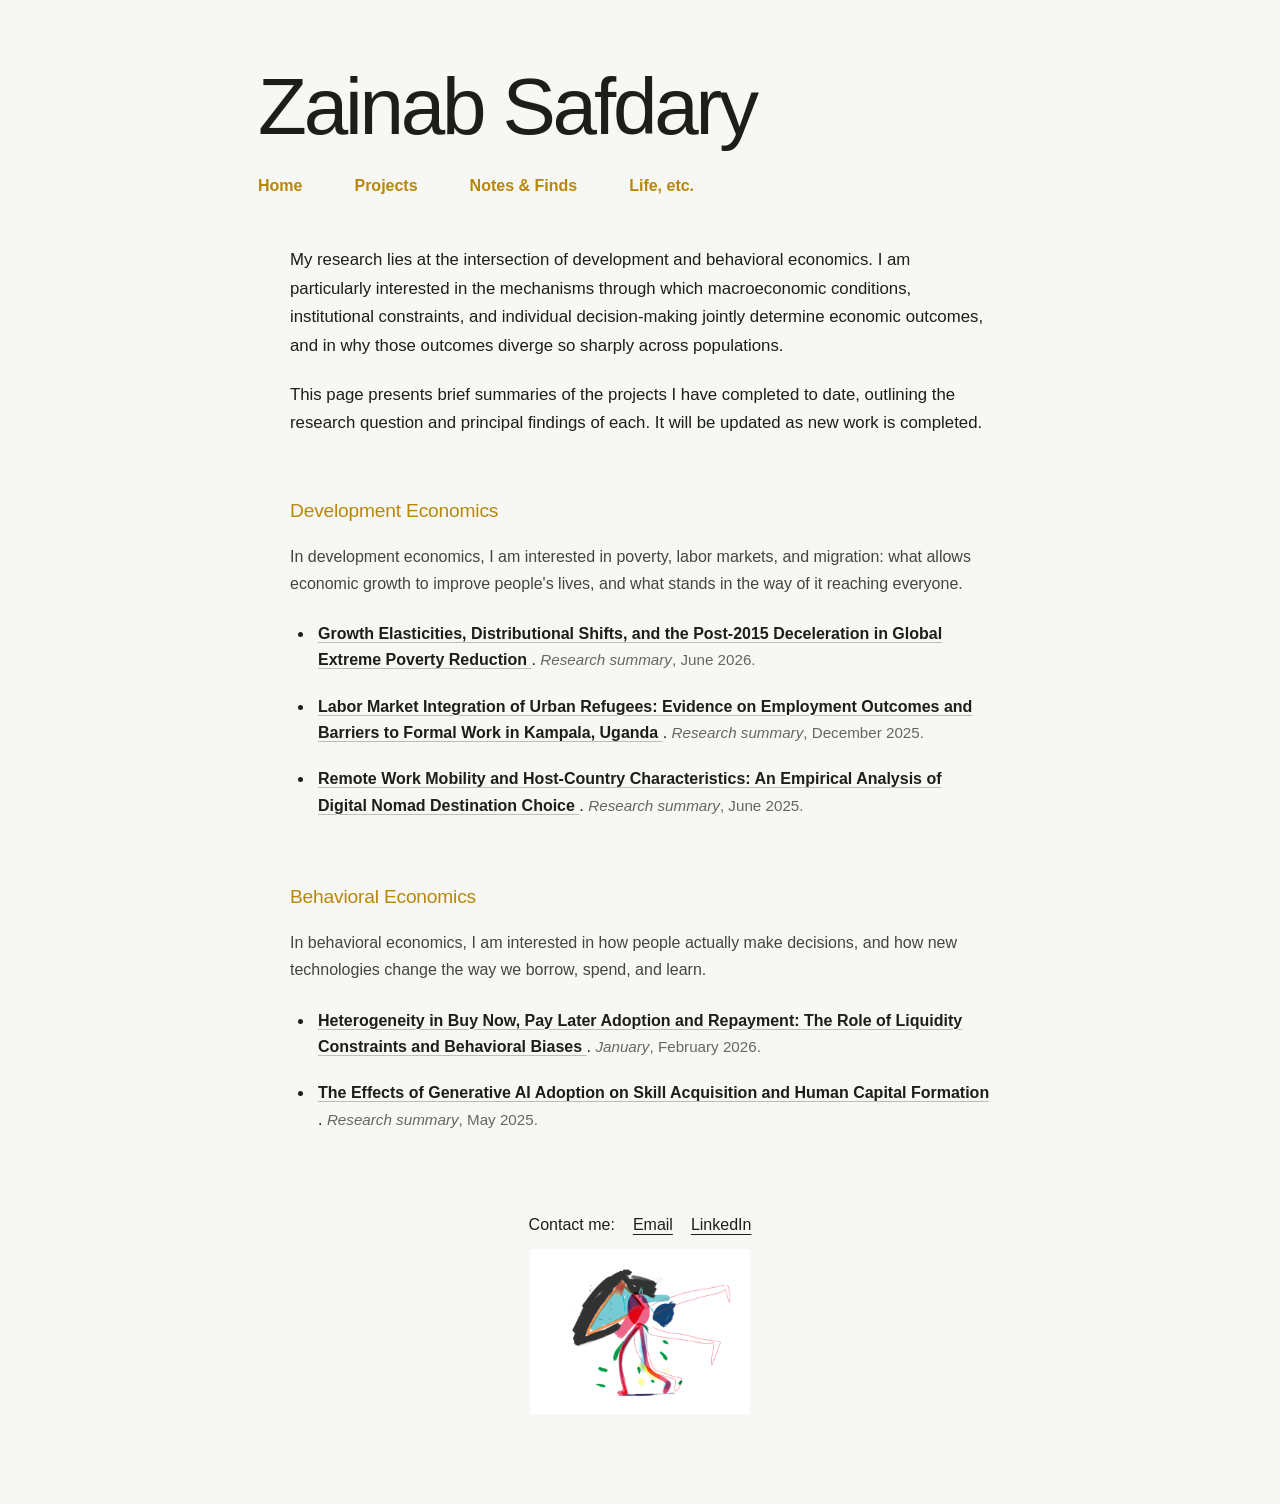
<file: projects.html>
<!DOCTYPE html>
<html lang="en">

<head>
    <meta charset="UTF-8">
    <meta name="viewport" content="width=device-width, initial-scale=1.0">

    <title>Projects | Zainab Safdary</title>
    <link rel="stylesheet" href="style.css">
</head>

<body>

    <main class="page">

        <header class="site-header">
            <h1>Zainab Safdary</h1>

            <nav>
                <a href="index.html">Home</a>
                <a href="projects.html">Projects</a>
                <a href="notes.html">Notes & Finds</a>
                <a href="life.html">Life, etc.</a>
            </nav>
        </header>

        <section class="projects-page">

            <div class="projects-introduction">

                <p>
                    My research lies at the intersection of development and
                    behavioral economics. I am particularly interested in the
                    mechanisms through which macroeconomic conditions,
                    institutional constraints, and individual decision-making
                    jointly determine economic outcomes, and in why those
                    outcomes diverge so sharply across populations.
                </p>

                <p>
                    This page presents brief summaries of the projects I have
                    completed to date, outlining the research question and
                    principal findings of each. It will be updated as new
                    work is completed.
                </p>

            </div>

            <section class="research-category">

                <h2>Development Economics</h2>

                <p class="research-description">
                    In development economics, I am interested in poverty,
                    labor markets, and migration: what allows economic growth
                    to improve people's lives, and what stands in the way of
                    it reaching everyone.
                </p>

                <ul class="research-list">

                    <li>
                        <a href="Poverty.html">
                            Growth Elasticities, Distributional Shifts,
                            and the Post-2015 Deceleration in Global
                            Extreme Poverty Reduction
                        </a>.
                        <span class="research-meta">
                            <em>Research summary</em>, June 2026.
                        </span>
                    </li>

                    <li>
                        <a href="Refugees.html">
                            Labor Market Integration of Urban Refugees:
                            Evidence on Employment Outcomes and Barriers
                            to Formal Work in Kampala, Uganda
                        </a>.
                        <span class="research-meta">
                            <em>Research summary</em>, December 2025.
                        </span>
                    </li>

                    <li>
                        <a href="digital-nomad.html">
                            Remote Work Mobility and Host-Country
                            Characteristics: An Empirical Analysis
                            of Digital Nomad Destination Choice
                        </a>.
                        <span class="research-meta">
                            <em>Research summary</em>, June 2025.
                        </span>
                    </li>

                </ul>

            </section>

            <section class="research-category">

                <h2>Behavioral Economics</h2>

                <p class="research-description">
                    In behavioral economics, I am interested in how people
                    actually make decisions, and how new technologies change
                    the way we borrow, spend, and learn.
                </p>

                <ul class="research-list">

                    <li>
                        <a href="BNPL.html">
                            Heterogeneity in Buy Now, Pay Later Adoption
                            and Repayment: The Role of Liquidity
                            Constraints and Behavioral Biases
                        </a>.
                        <span class="research-meta">
                            <em>January</em>, February 2026.
                        </span>
                    </li>

                    <li>
                        <a href="AI.html">
                            The Effects of Generative AI Adoption
                            on Skill Acquisition and Human Capital Formation
                        </a>.
                        <span class="research-meta">
                            <em>Research summary</em>, May 2025.
                        </span>
                    </li>

                </ul>

            </section>

        </section>

        <section class="contact">

            <div class="contact-links">
                <span>Contact me:</span>

                <a href="mailto:safdaryzainab555@gmail.com">
                    Email
                </a>

                <a href="https://www.linkedin.com/in/zainab-safdary-405516337"
                   target="_blank"
                   rel="noopener noreferrer">
                    LinkedIn
                </a>
            </div>

            <img src="Images/Contact.GIF"
                 alt=""
                 class="contact-gif">

        </section>

    </main>

</body>
</html>
</file>
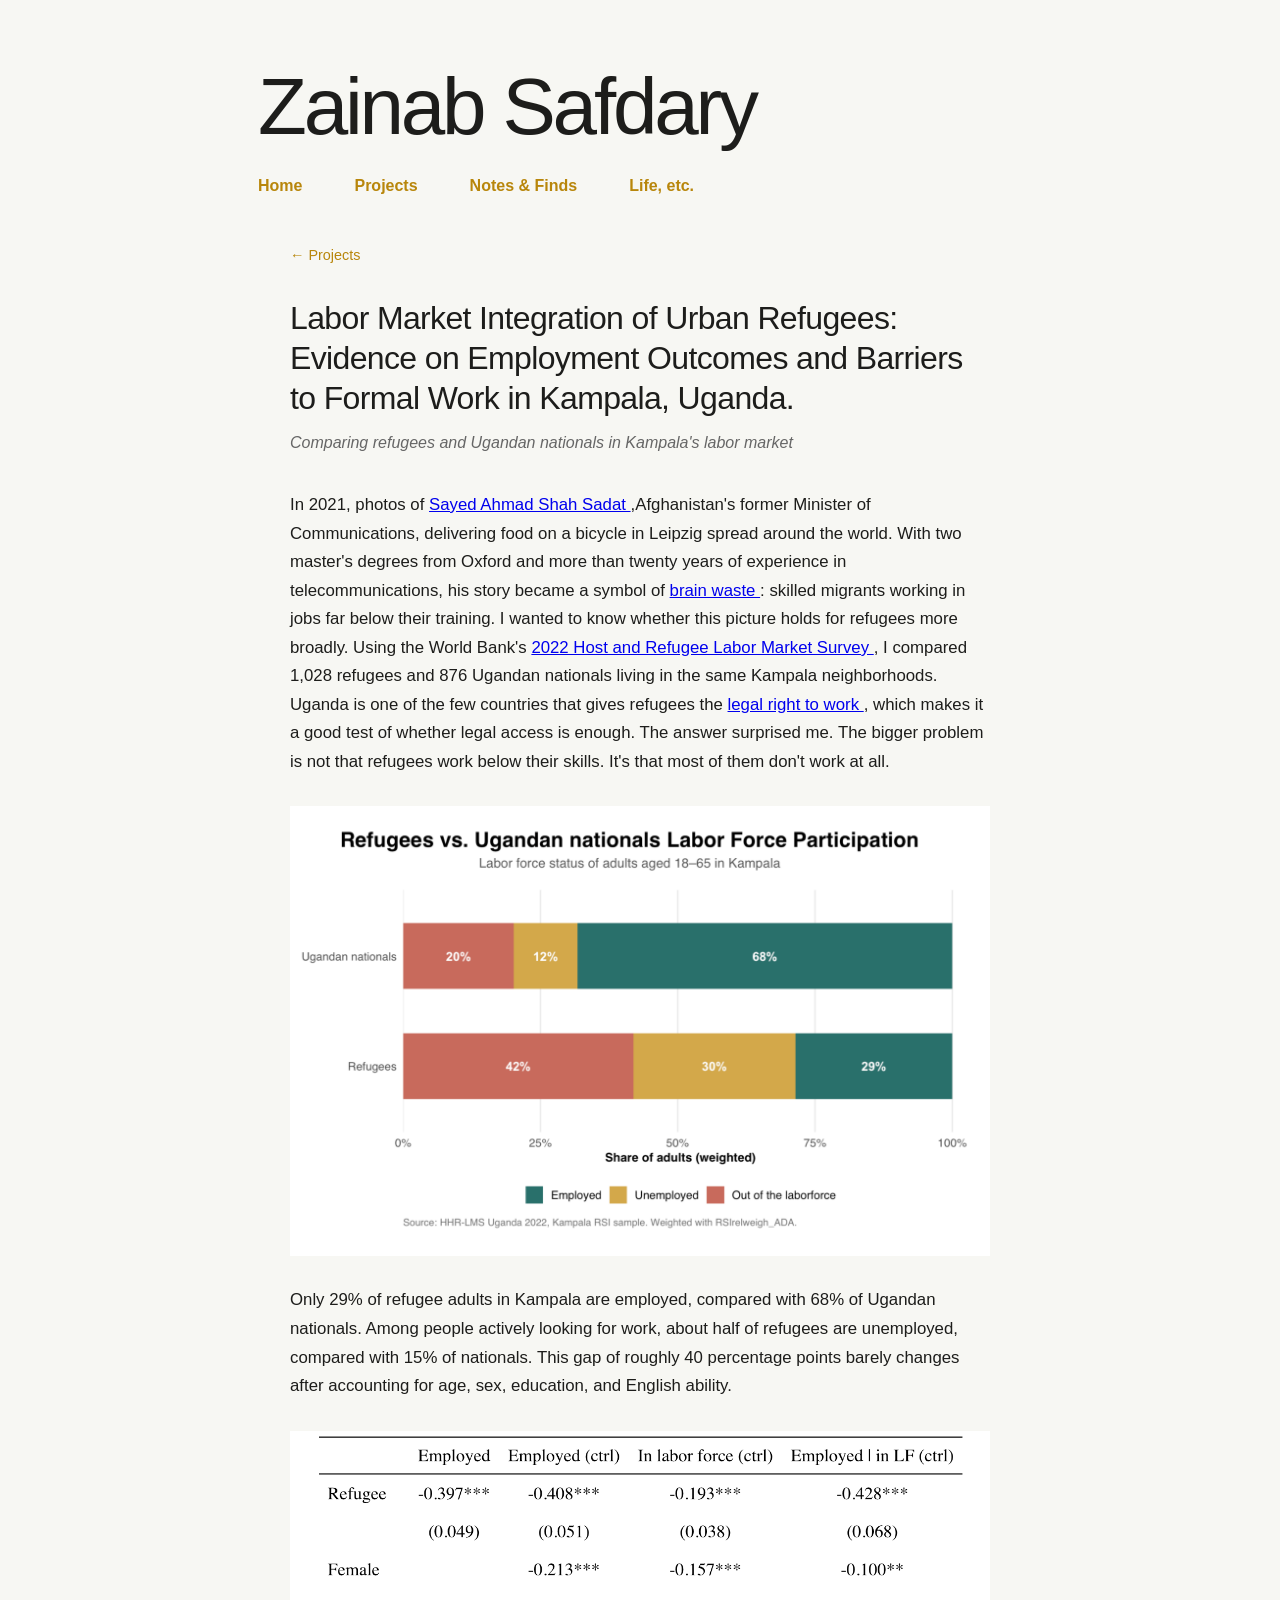
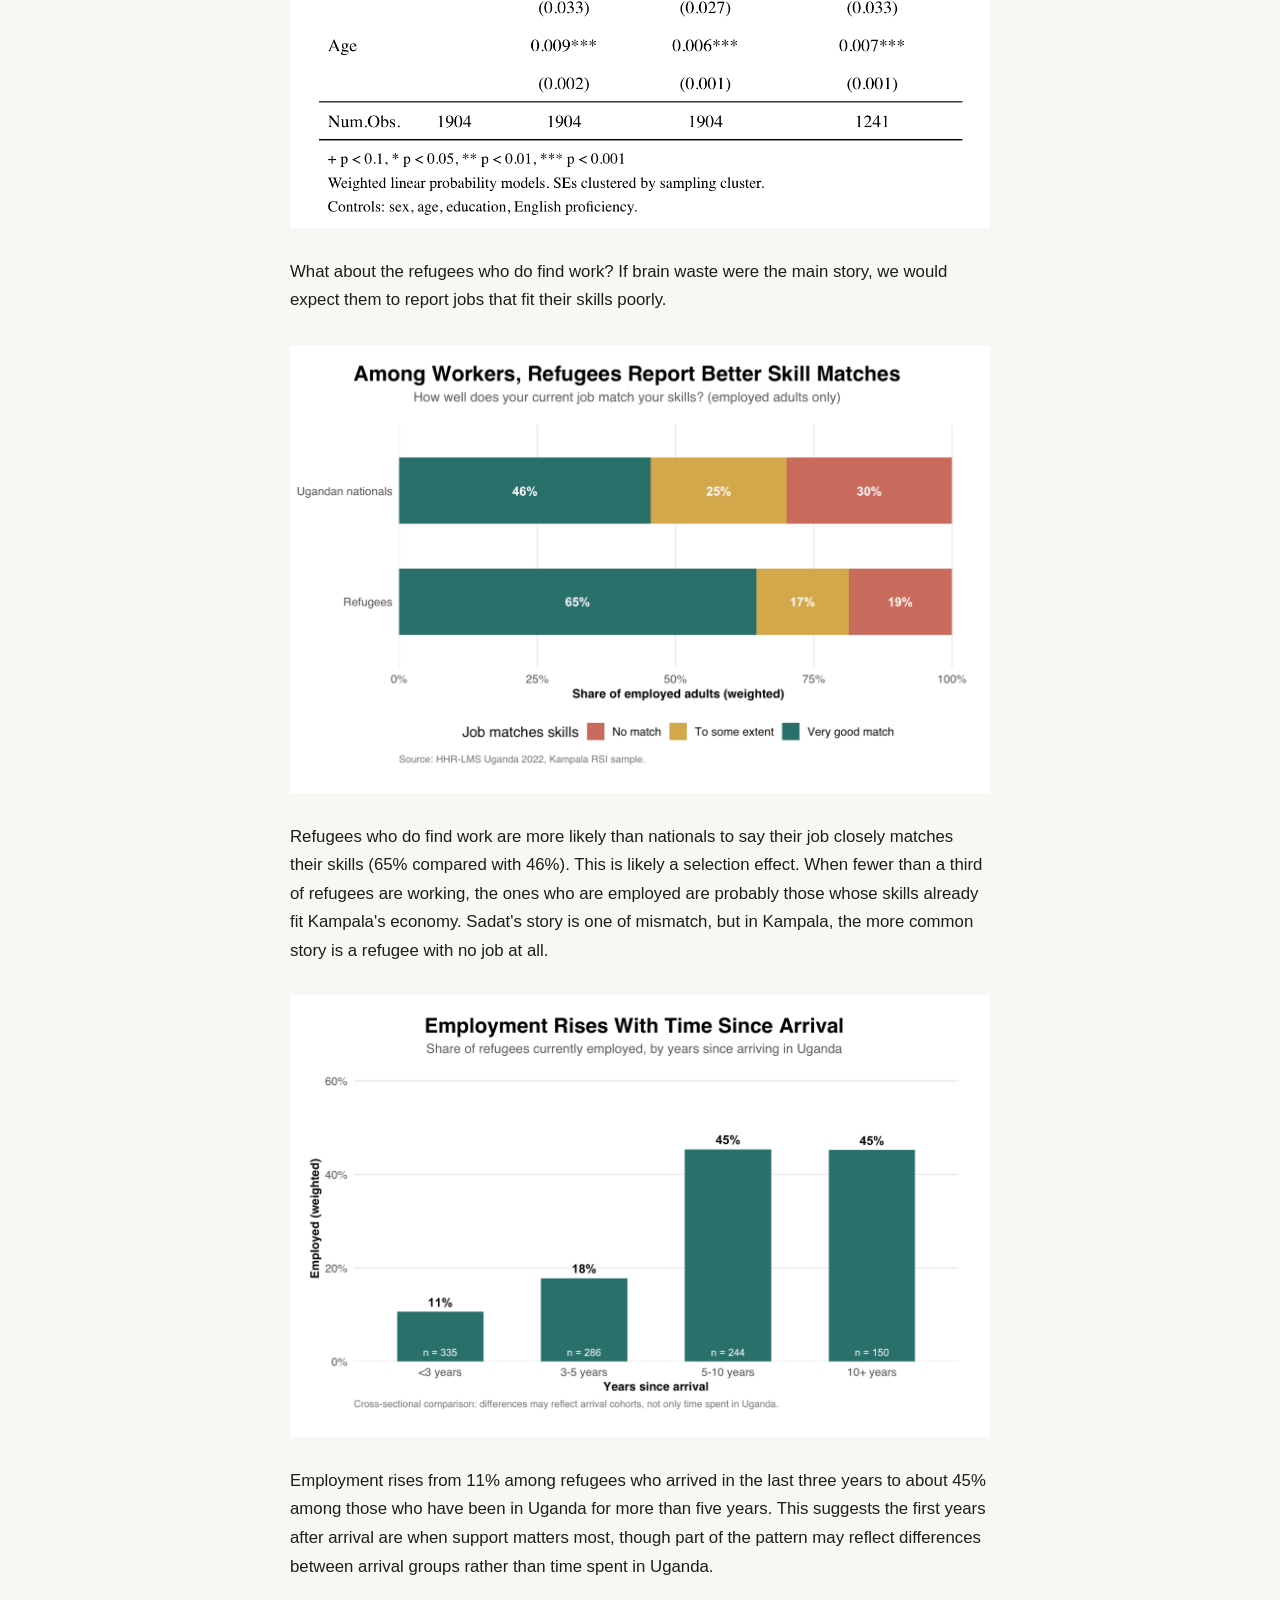
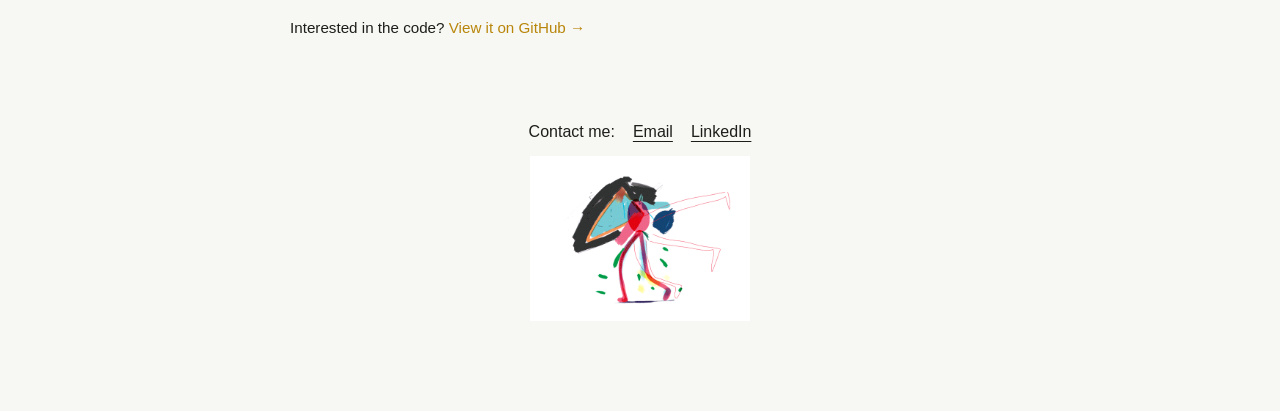
<file: Refugees.html>
<!DOCTYPE html>
<html lang="en">

<head>
    <meta charset="UTF-8">
    <meta name="viewport" content="width=device-width, initial-scale=1.0">

    <title>Labor Market Integration of Urban Refugees: Evidence on Employment Outcomes and Barriers to Formal Work in Kampala, Uganda.| Zainab Safdary</title>

    <link rel="stylesheet" href="style.css">
</head>

<body>

    <main class="page">

        <header class="site-header">
            <h1>Zainab Safdary</h1>

            <nav>
                <a href="index.html">Home</a>
                <a href="projects.html">Projects</a>
                <a href="notes.html">Notes & Finds</a>
                <a href="life.html">Life, etc.</a>
            </nav>
        </header>


        <article class="project-page">

            <a href="projects.html" class="back-link">← Projects</a>

            <h2>Labor Market Integration of Urban Refugees: Evidence on Employment Outcomes and Barriers to Formal Work in Kampala, Uganda.</h2>

            <p class="project-subtitle">
             Comparing refugees and Ugandan nationals in Kampala's labor market 
            </p>

            <div class="project-description">
                <p>
                   In 2021, photos of 
                  <a href="https://en.wikipedia.org/wiki/Sayed_Sadaat" target="_blank" rel="noopener noreferrer">
                   Sayed Ahmad Shah Sadat
                  </a> ,Afghanistan's former Minister of Communications, delivering food on a 
                  bicycle in Leipzig spread around the world. 
                  With two master's degrees from Oxford and more than 
                  twenty years of experience in telecommunications, 
                  his story became a symbol of 
                 <a href="https://link.springer.com/chapter/10.1007/978-3-030-40981-4_4" target="_blank" rel="noopener noreferrer">
                  brain waste
                  </a>: skilled migrants working in jobs far below their training. 
                  I wanted to know whether this picture holds for refugees more 
                  broadly. Using the World Bank's <a href="https://microdata.worldbank.org/index.php/catalog/6252" target="_blank" rel="noopener noreferrer">
                  2022 Host and Refugee Labor Market Survey
                  </a>, I compared 1,028 refugees and 876 Ugandan nationals living in the same Kampala neighborhoods. 
                  Uganda is one of the few countries that gives refugees the 
                  <a href="https://www.unhcr.org/sites/default/files/legacy-pdf/61371d364.pdf" target="_blank" rel="noopener noreferrer">
                  legal right to work
                  </a>, which makes it a good test of whether legal access is enough. 
                  The answer surprised me. The bigger problem is not that refugees work below their skills. It's that most of them don't work at all.
                </p>
        </div>

           <img
            src="Images/project2.1.png"
            alt="Refugees vs. Ugandan nationals Labor Force Participation"
            class="project-graph"
            onclick="openGraph()"
            >

        <div class="project-description">
                <p>
                 Only 29% of refugee adults in Kampala are employed, 
                 compared with 68% of Ugandan nationals. Among people 
                 actively looking for work, about half of refugees are unemployed,
                  compared with 15% of nationals. This gap of roughly 40 percentage points 
                  barely changes after accounting for age, sex, education, and English ability.
                </p>
        </div>

        <img
            src="Images/project2.2.png"
            alt="employment regressions"
            class="project-graph"
            onclick="openGraph()"
            >

        <div class="project-description">
                <p>What about the refugees who do find work? 
                    If brain waste were the main story, we would expect them 
                    to report jobs that fit their skills poorly.</p>
    
        </div>

        <img
            src="Images/project2.3.png"
            alt="skill match among workers"
            class="project-graph"
            onclick="openGraph()"
            >

        <div class="project-description">
                <p>Refugees who do find work are more likely than 
                    nationals to say their job closely matches their skills 
                    (65% compared with 46%). This is likely a selection effect.
                    When fewer than a third of refugees are working, the ones who 
                    are employed are probably those whose skills already fit Kampala's economy.
                    Sadat's story is one of mismatch, but in Kampala, the more common story is a
                    refugee with no job at all.
                </p>
    
        </div>

        
        <img
            src="Images/project2.4.png"
            alt="employment by years since arrival"
            class="project-graph"
            onclick="openGraph()"
            >

        
        <div class="project-description">
                <p>Employment rises from 11% among refugees who 
                arrived in the last three years to about 45% among 
                those who have been in Uganda for more than five years.
                This suggests the first years after arrival are when 
                support matters most, though part of the pattern may 
                reflect differences between arrival groups rather than 
                time spent in Uganda.
                </p>
    
        </div>

            <p class="project-code">
            Interested in the code?
            <a href="https://github.com/zainabsafdary/Refugee_Employment_in_Kampala"
            target="_blank"
            rel="noopener noreferrer">
            View it on GitHub →
            </a>
            </p>

        </article>


        <section class="contact">

            <div class="contact-links">
                <span>Contact me:</span>

                <a href="mailto:safdaryzainab555@gmail.com">Email</a>

                <a href="https://www.linkedin.com/in/zainab-safdary-405516337?utm_source=share_via&utm_content=profile&utm_medium=member_ios"
                   target="_blank"
                   rel="noopener noreferrer">
                    LinkedIn
                </a>
            </div>

            <img src="Images/Contact.GIF" alt="" class="contact-gif">

        </section>

    </main>

    <script>
    function openGraph() {
        document.getElementById("graph-lightbox").style.display = "flex";
    }

    function closeGraph() {
        document.getElementById("graph-lightbox").style.display = "none";
    }
</script>


</body>

</html>
</file>
<file: style.css>
/* ==========================================
   ZAINAB SAFDARY — PERSONAL WEBSITE
   ========================================== */

/* ---------- DESIGN SYSTEM ---------- */

:root {
    --bg: #f7f7f3;
    --text: #1d1d1b;
    --muted: #666;
    --subtle: #888;
    --accent: #b8860b;
    --border: #deded8;

    --page-width: 820px;
    --content-width: 700px;
    --narrow-width: 600px;

    --body-size: 1.05rem;
    --body-leading: 1.7;

    --space-sm: 12px;
    --space-md: 20px;
    --space-lg: 30px;
    --space-xl: 48px;
    --space-2xl: 65px;
}

/* ---------- RESET ---------- */

*,
*::before,
*::after {
    box-sizing: border-box;
}

html {
    scroll-behavior: smooth;
}

body {
    margin: 0;
    background: var(--bg);
    color: var(--text);
    font-family: Helvetica, Arial, sans-serif;
    -webkit-font-smoothing: antialiased;
}

img {
    max-width: 100%;
}

a {
    transition: color 0.15s ease,
                opacity 0.15s ease;
}

a:focus-visible {
    outline: 2px solid var(--accent);
    outline-offset: 4px;
}

/* ---------- PAGE LAYOUT ---------- */

.page {
    width: 100%;
    max-width: var(--page-width);
    margin: 0 auto;
    padding: 64px 28px 90px;
}

/* ---------- HEADER ---------- */

.site-header {
    width: 100%;
    margin-bottom: 48px;
}

.site-header h1 {
    margin: 0 0 24px;
    font-size: clamp(2.8rem, 7vw, 5rem);
    font-weight: 500;
    line-height: 1.08;
    letter-spacing: -0.04em;
}

/* ---------- NAVIGATION ---------- */

.site-header nav {
    display: flex;
    flex-wrap: wrap;
    align-items: center;
    justify-content: flex-start;
    column-gap: 52px;
    row-gap: 14px;
}

.site-header nav a {
    color: var(--accent);
    font-size: 1rem;
    font-weight: 700;
    line-height: 1.5;
    text-decoration: none;
}

.site-header nav a:hover,
.site-header nav a:focus-visible {
    text-decoration: underline;
    text-underline-offset: 4px;
}

/* ---------- SHARED TYPOGRAPHY ---------- */

.intro p,
.finds-intro,
.life-intro p,
.projects-introduction p,
.project-description p {
    font-size: var(--body-size);
    line-height: var(--body-leading);
    font-weight: 400;
}

.pronunciation {
    color: var(--muted);
}

/* ---------- HOME ---------- */

.intro {
    width: 100%;
    max-width: var(--content-width);
}

.intro p {
    margin: 0 0 24px;
}

.intro p:last-child {
    margin-bottom: 0;
}

/* ---------- CONTACT ---------- */

.contact {
    margin-top: 80px;
    text-align: center;
}

.contact-links {
    display: flex;
    flex-wrap: wrap;
    justify-content: center;
    align-items: center;
    gap: 8px 18px;
    font-size: 1rem;
    line-height: 1.5;
}

.contact-links a {
    color: var(--text);
    text-decoration: underline;
    text-underline-offset: 4px;
}

.contact-links a:hover {
    opacity: 0.6;
}

.contact-gif {
    display: block;
    width: 220px;
    height: auto;
    margin: 12px auto 0;
}

/* ==========================================
   NOTES & FINDS
   ========================================== */

.finds-intro {
    width: 100%;
    max-width: var(--content-width);
    margin: 0 0 48px;
}

.finds-section {
    width: 100%;
    max-width: var(--narrow-width);
    margin: 0 auto 65px;
}

.finds-section h2 {
    margin: 0 0 28px;
    color: var(--accent);
    font-size: 1rem;
    font-weight: 500;
    line-height: 1.4;
}

/* Three-column gallery */

.finds-grid {
    display: grid;
    grid-template-columns: repeat(3, minmax(0, 1fr));
    column-gap: 30px;
    row-gap: 48px;
}

/* Individual item */

.find-card {
    display: flex;
    flex-direction: column;
    align-items: flex-start;
    min-width: 0;
}

.find-card img {
    display: block;
    margin: 0 0 10px;
}

/* Music */

.album-cover {
    width: 135px;
    height: 135px;
    object-fit: cover;
}

/* Films and books */

.poster-cover,
.book-cover {
    width: 110px;
    height: 165px;
    object-fit: cover;
}

/* Item title */

.find-card h3 {
    max-width: 170px;
    margin: 0;
    color: var(--text);
    font-size: 0.95rem;
    line-height: 1.35;
    font-weight: 600;
}

/* Artist, author, director, year */

.find-card p {
    max-width: 170px;
    margin: 5px 0 0;
    color: var(--muted);
    font-size: 0.82rem;
    line-height: 1.45;
}

/* ==========================================
   LIFE, ETC.
   ========================================== */

.life-intro,
.life-feed {
    width: 100%;
    max-width: var(--content-width);
    margin-left: auto;
    margin-right: auto;
}

.life-intro {
    margin-bottom: 48px;
}

.life-intro h2 {
    display: none;
}

.life-intro p {
    margin: 0;
}

/* Entries */

.life-entry {
    margin-bottom: 48px;
}

.life-photo {
    display: block;
    width: auto;
    max-width: min(100%, 430px);
    max-height: 480px;
    height: auto;
    margin: 18px auto;
}

.life-text {
    width: 100%;
    max-width: 430px;
    margin: 0 auto;
}

/* Metadata */

.life-meta {
    margin: 0 0 8px;
    color: var(--subtle);
    font-size: 0.78rem;
    line-height: 1.4;
}

/* Entry title */

.life-text h3 {
    margin: 0 0 10px;
    color: var(--accent);
    font-size: 1rem;
    line-height: 1.4;
    font-weight: 500;
}

/* Description */

.life-text p:not(.life-meta) {
    margin: 0;
    color: #555;
    font-size: 0.9rem;
    line-height: 1.65;
}

/* ==========================================
   PROJECTS — ACADEMIC INDEX
   ========================================== */

.projects-page {
    width: 100%;
    max-width: var(--content-width);
    margin: 0 auto;
}

/* Hide old page title if present */

.projects-page > h2 {
    display: none;
}

/* Introduction */

.projects-introduction {
    width: 100%;
    margin: 0 0 60px;
}

.projects-introduction p {
    margin: 0 0 20px;
}

.projects-introduction p:last-child {
    margin-bottom: 0;
}

/* Research areas */

.research-category {
    margin-bottom: 65px;
}

.research-category:last-child {
    margin-bottom: 0;
}

.research-category h2 {
    margin: 0 0 18px;
    color: var(--accent);
    font-size: 1.2rem;
    line-height: 1.4;
    font-weight: 500;
    letter-spacing: -0.01em;
}

.research-description {
    margin: 0 0 24px;
    color: #444;
    font-size: 1rem;
    line-height: 1.7;
}

/* Academic bibliography-style list */

.research-list {
    margin: 0;
    padding-left: 24px;
    list-style-type: disc;
}

.research-list li {
    padding-left: 4px;
    margin-bottom: 20px;
    color: var(--text);
    font-size: 1rem;
    line-height: 1.65;
}

.research-list li:last-child {
    margin-bottom: 0;
}

.research-list a {
    color: #1d1d1b;
    font-weight: 600;
    text-decoration: underline;
    text-decoration-color: #bdbdb6;
    text-decoration-thickness: 1px;
    text-underline-offset: 3px;
}

.research-list a:hover {
    color: #b8860b;
    text-decoration-color: #b8860b;
}

.research-meta {
    color: var(--muted);
    font-size: 0.95rem;
}

.research-meta em {
    font-style: italic;
}

/* ==========================================
   INDIVIDUAL PROJECT PAGES
   ========================================== */

.project-page {
    width: 100%;
    max-width: var(--content-width);
    margin: 0 auto;
}

/* Back navigation */

.back-link {
    display: inline-block;
    margin: 0 0 35px;
    color: var(--accent);
    font-size: 0.9rem;
    text-decoration: none;
}

.back-link:hover {
    text-decoration: underline;
    text-underline-offset: 4px;
}

/* Title */

.project-page h2 {
    margin: 0 0 12px;
    font-size: clamp(1.6rem, 4vw, 2rem);
    line-height: 1.25;
    font-weight: 500;
    letter-spacing: -0.02em;
}

/* Subtitle */

.project-subtitle {
    margin: 0 0 35px;
    color: var(--muted);
    font-size: 1rem;
    line-height: 1.6;
    font-style: italic;
}

/* Text blocks */

.project-description {
    width: 100%;
    margin: 0 0 30px;
}

.project-description p {
    margin: 0;
}

.project-description p + p {
    margin-top: 18px;
}

/* Graphs */

.project-graph {
    display: block;
    width: 100%;
    height: auto;
    margin: 0 0 30px;
    cursor: zoom-in;
    transition: opacity 0.15s ease;
}

.project-graph:hover {
    opacity: 0.92;
}

.graph-note {
    margin: 8px 0 30px;
    color: var(--subtle);
    font-size: 0.78rem;
    line-height: 1.5;
    text-align: center;
}

/* Source code link */

.project-code {
    margin: 35px 0 0;
    color: var(--text);
    font-size: 0.95rem;
    line-height: 1.6;
}

.project-code a {
    color: var(--accent);
    font-weight: 500;
    text-decoration: none;
}

.project-code a:hover {
    text-decoration: underline;
    text-underline-offset: 4px;
}

/* Graph lightbox */

.graph-lightbox {
    display: none;
    position: fixed;
    inset: 0;
    z-index: 1000;
    padding: 30px;
    background: rgba(0, 0, 0, 0.88);
    align-items: center;
    justify-content: center;
    cursor: zoom-out;
}

.graph-full {
    display: block;
    max-width: 95vw;
    max-height: 92vh;
    width: auto;
    height: auto;
    object-fit: contain;
}

.graph-close {
    position: absolute;
    top: 20px;
    right: 30px;
    color: white;
    font-size: 2.5rem;
    font-weight: 300;
    cursor: pointer;
}

/* ==========================================
   RESPONSIVE DESIGN
   ========================================== */

/* Tablets */

@media (max-width: 768px) {

    .page {
        padding: 48px 26px 75px;
    }

    .site-header {
        margin-bottom: 40px;
    }

    .site-header nav {
        column-gap: 30px;
    }

    .projects-introduction {
        margin-bottom: 50px;
    }

    .research-category {
        margin-bottom: 55px;
    }
}

/* Phones */

@media (max-width: 600px) {

    .page {
        padding: 32px 20px 60px;
    }

    .site-header {
        margin-bottom: 36px;
    }

    .site-header h1 {
        font-size: clamp(2.4rem, 10vw, 3.5rem);
        margin-bottom: 22px;
    }

    .site-header nav {
        column-gap: 20px;
        row-gap: 12px;
    }

    .site-header nav a {
        font-size: 0.95rem;
    }

    /* Shared body text */

    .intro p,
    .finds-intro,
    .life-intro p,
    .projects-introduction p,
    .project-description p {
        font-size: 1rem;
        line-height: 1.7;
    }

    /* Notes & Finds */

    .finds-grid {
        grid-template-columns: 1fr;
        row-gap: 35px;
    }

    .finds-section {
        margin-bottom: 50px;
    }

    .find-card h3,
    .find-card p {
        max-width: 100%;
    }

    /* Life */

    .life-intro {
        margin-bottom: 40px;
    }

    .life-entry {
        margin-bottom: 50px;
    }

    .life-photo,
    .life-text {
        max-width: 100%;
    }

    /* Projects */

    .projects-introduction {
        margin-bottom: 45px;
    }

    .research-category {
        margin-bottom: 45px;
    }

    .research-category h2 {
        font-size: 1.15rem;
    }

    .research-description {
        font-size: 0.98rem;
    }

    .research-list li {
        font-size: 0.95rem;
        margin-bottom: 18px;
    }

    /* Individual projects */

    .back-link {
        margin-bottom: 28px;
    }

    .project-subtitle {
        margin-bottom: 28px;
    }

    .project-description,
    .project-graph {
        margin-bottom: 26px;
    }

    /* Contact */

    .contact {
        margin-top: 65px;
    }

    .contact-gif {
        width: 190px;
    }
}

/* Small phones */

@media (max-width: 380px) {

    .site-header nav {
        column-gap: 15px;
    }

    .site-header nav a {
        font-size: 0.9rem;
    }

    .page {
        padding-left: 16px;
        padding-right: 16px;
    }
}

/* Reduced motion */

@media (prefers-reduced-motion: reduce) {

    html {
        scroll-behavior: auto;
    }

    a,
    .project-graph {
        transition: none;
    }
}
</file>
